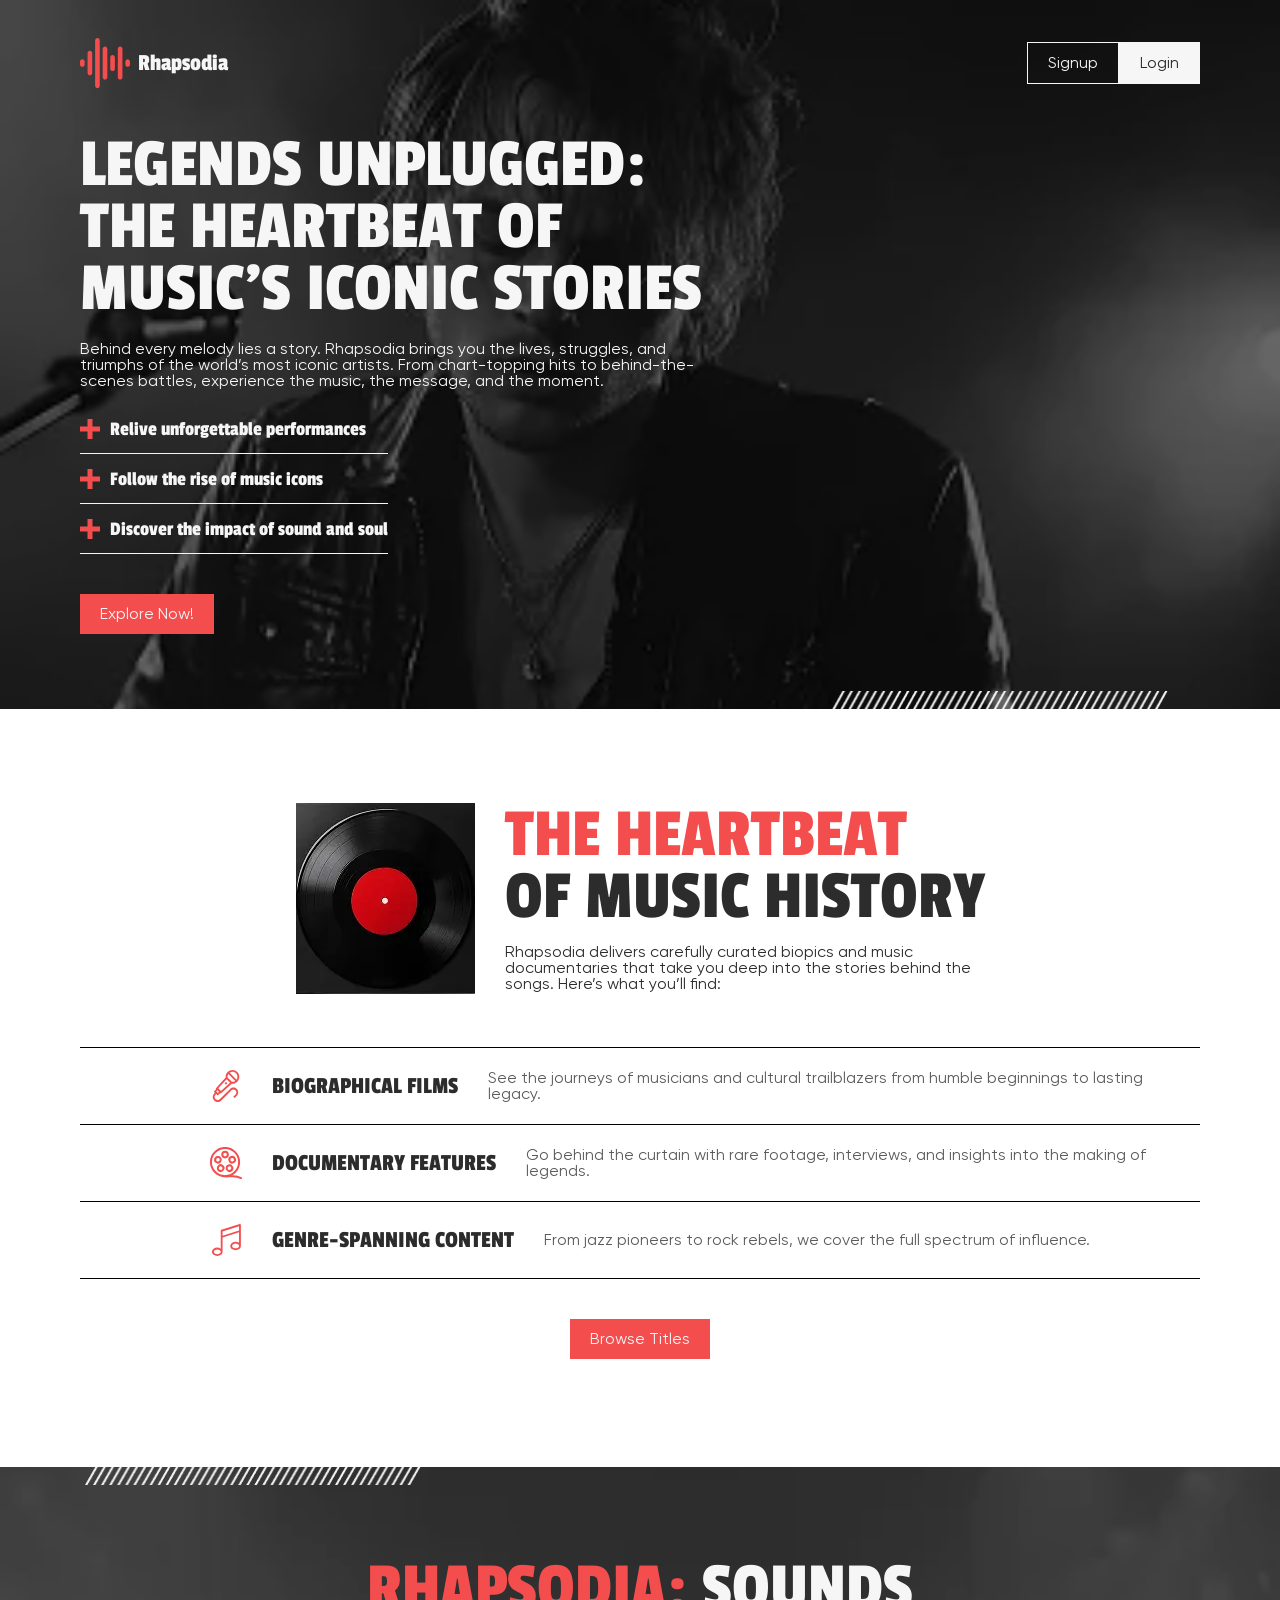
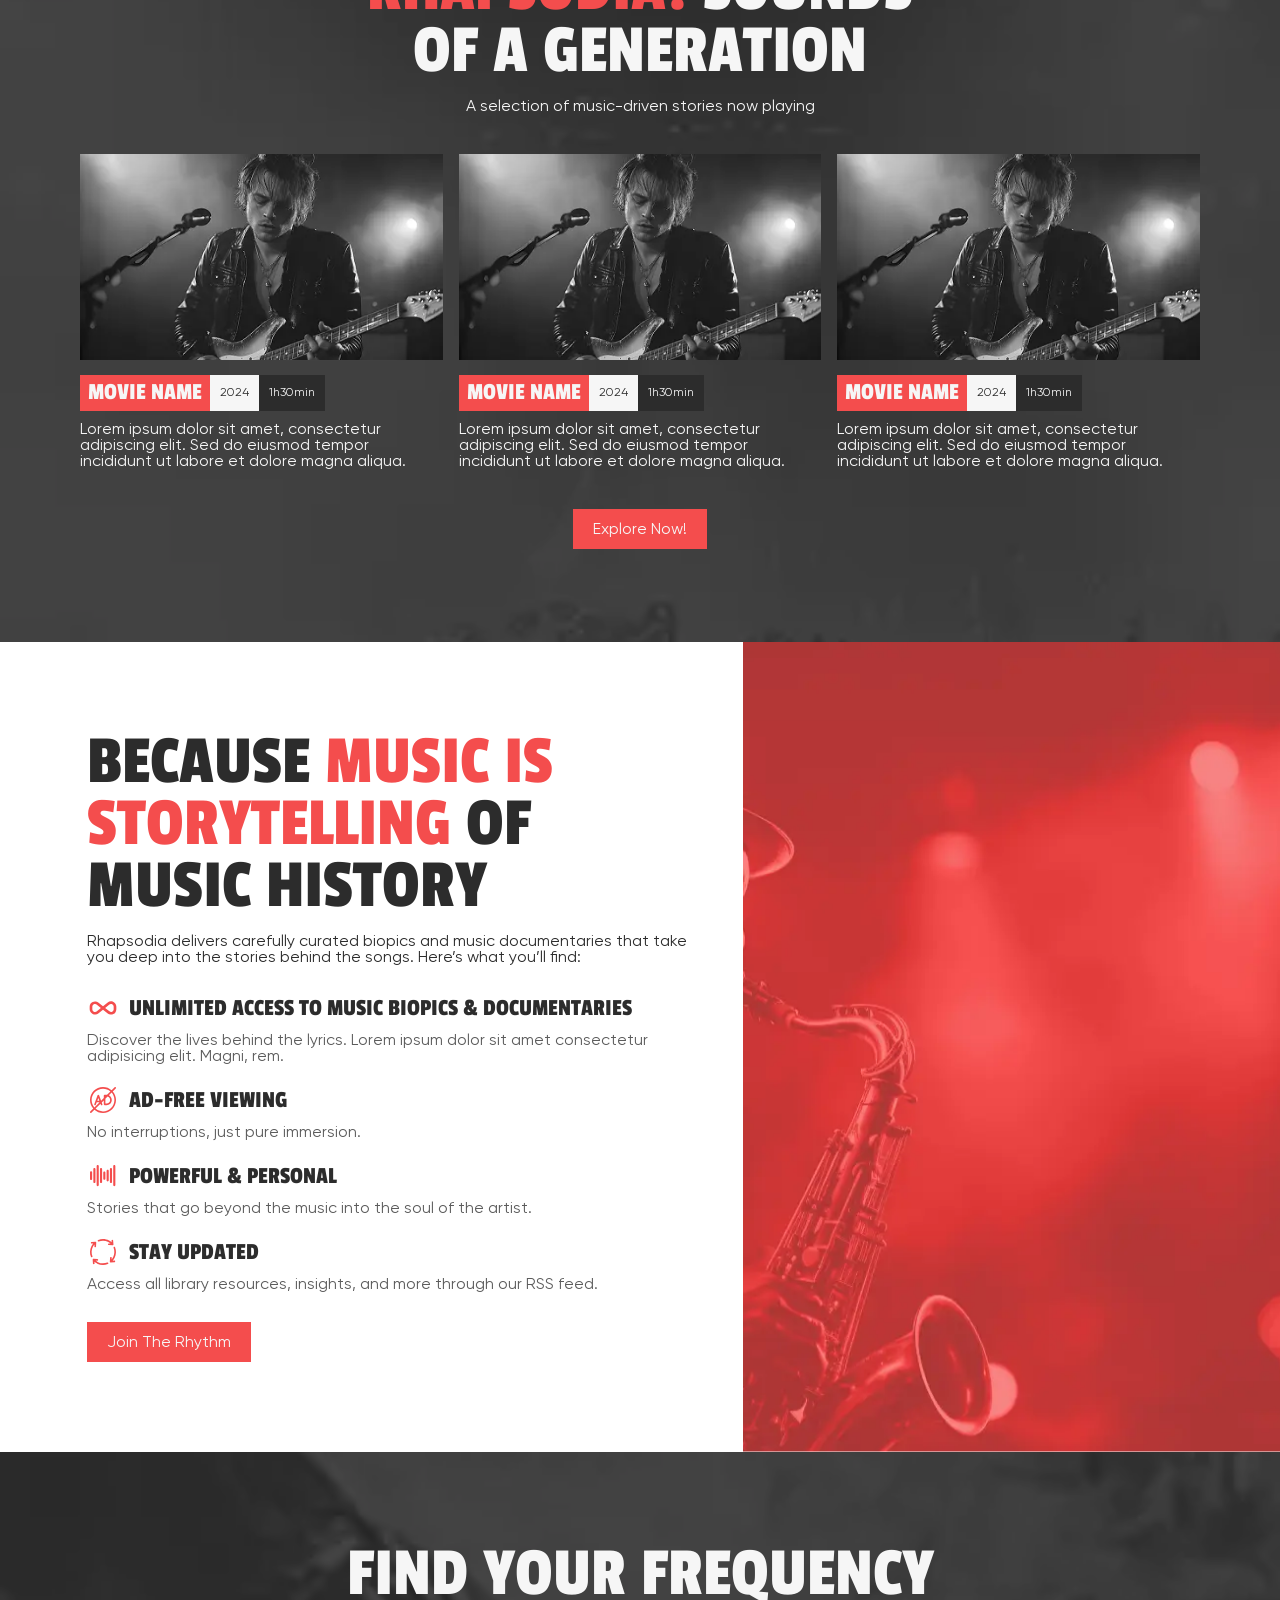
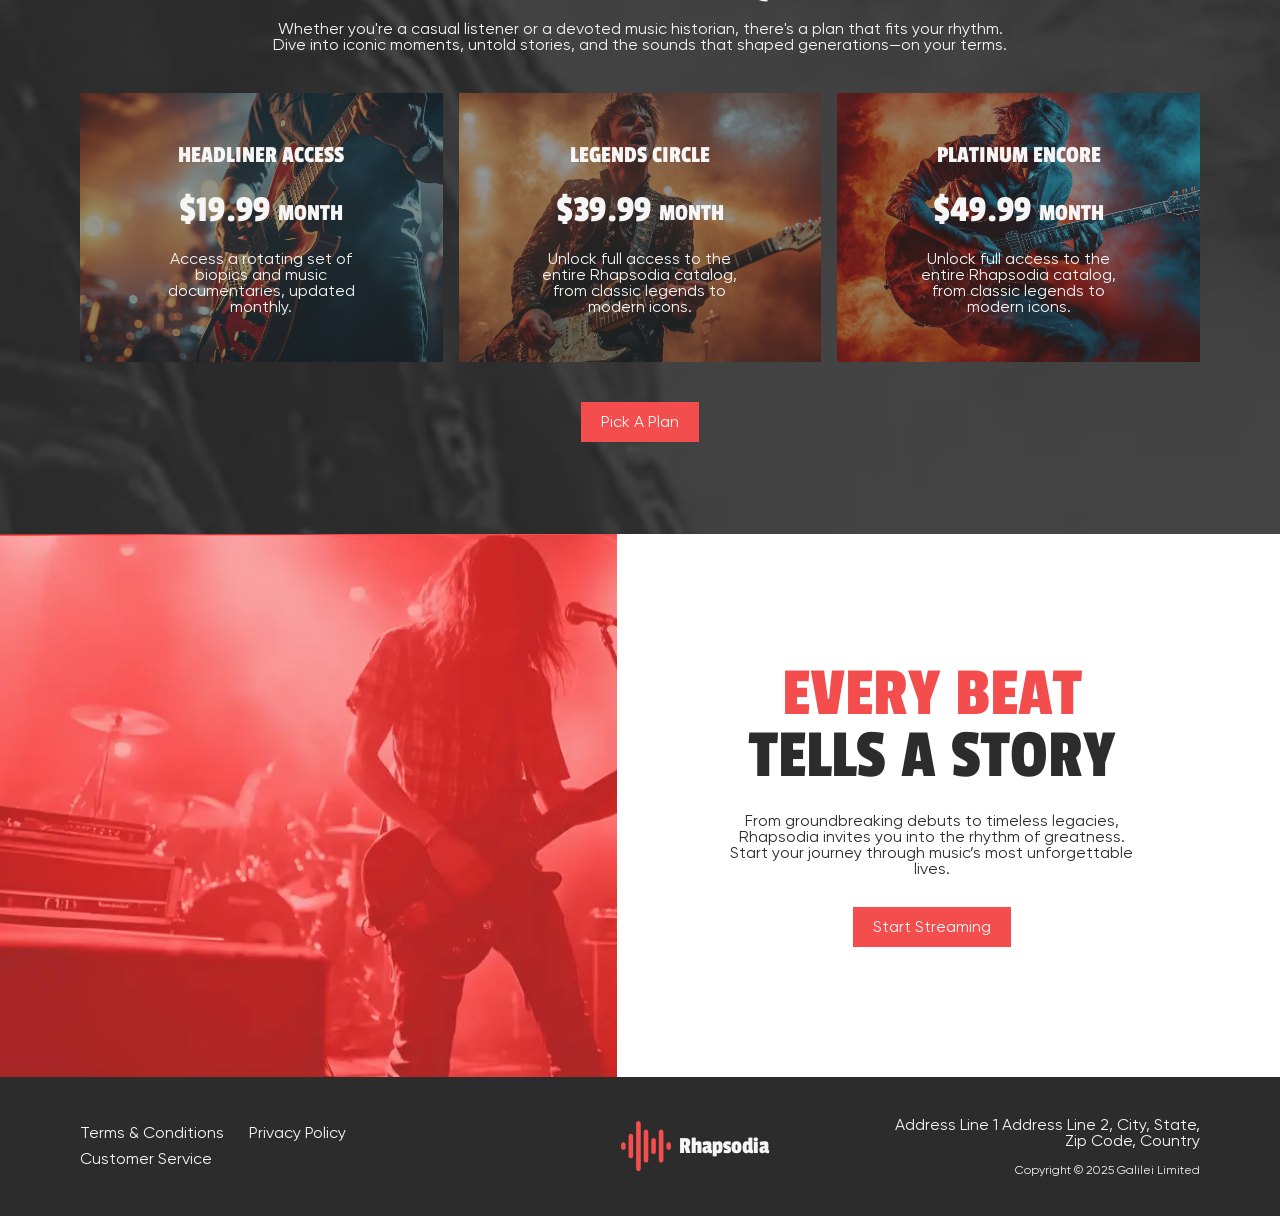
<file: index.html>
<!DOCTYPE html>
<html lang="en">

<head>
	<title>HomePage</title>
	<meta charset="UTF-8">
	<meta name="format-detection" content="telephone=no">
	<!-- <style>body{opacity: 0;}</style> -->
	<link rel="stylesheet" href="css/style.css?_v=20261007104834">
	<link rel="icon" type="image/png" href="/favicon/favicon-96x96.webp" sizes="96x96" />
	<link rel="icon" type="image/svg+xml" href="/favicon/favicon.svg" />
	<link rel="shortcut icon" href="/favicon/favicon.ico" />
	<link rel="apple-touch-icon" sizes="180x180" href="/favicon/apple-touch-icon.webp" />
	<link rel="manifest" href="/favicon/site.webmanifest" />
	<!-- <meta name="robots" content="noindex, nofollow"> -->
	<meta name="viewport" content="width=device-width, initial-scale=1.0">
</head>

<body>
	<div class="wrapper">
		<header class="header">
			<div class="header__rh-container">
				<a href="" class="header__logo logo"><img src="img/logo.svg" alt="logo image">
					Rhapsodia</a>
				<div class="header__auth">
					<a href="/" class="header__button button button--trnprnt">Signup</a>
					<a href="/" class="header__button button button--wht">Login</a>
				</div>
			</div>
		</header>
		<main class="page">

			<section class="page__legends legends">
				<div class="legends__rh-container">
					<div class="legends__content">
						<h1 class="legends__title title">Legends Unplugged: The Heartbeat of Music's Iconic Stories</h1>
						<div class="legends__text">
							<p>
								Behind every melody lies a story. Rhapsodia brings you the lives, struggles, and triumphs of the world’s most iconic artists. From chart-topping hits to behind-the-scenes battles, experience the music, the message, and the moment.
							</p>
						</div>
						<ul class="legends__list">
							<li class="legends__item item-legends">
								<span class="item-legends__icon">
									<svg xmlns="http://www.w3.org/2000/svg" width="20" height="20" viewBox="0 0 20 20" fill="none">
										<g clip-path="url(#clip0_1_218)">
											<path d="M19.9999 7.49868L12.4974 7.50225L12.501 -0.000243508L7.49875 -0.000244141L7.50054 7.50046L-0.00195312 7.50046L-0.000167414 12.5009H7.49875L7.49875 19.9999L12.4992 20.0016V12.4991L19.9999 12.5009V7.49868Z" fill="#F44D4D" />
										</g>
										<defs>
											<clipPath id="clip0_1_218">
												<rect width="20" height="20" fill="white" />
											</clipPath>
										</defs>
									</svg>
								</span>
								<div class="item-legends__text">Relive unforgettable performances</div>
							</li>
							<li class="legends__item item-legends">
								<span class="item-legends__icon">
									<svg xmlns="http://www.w3.org/2000/svg" width="20" height="20" viewBox="0 0 20 20" fill="none">
										<g clip-path="url(#clip0_1_218_01)">
											<path d="M19.9999 7.49868L12.4974 7.50225L12.501 -0.000243508L7.49875 -0.000244141L7.50054 7.50046L-0.00195312 7.50046L-0.000167414 12.5009H7.49875L7.49875 19.9999L12.4992 20.0016V12.4991L19.9999 12.5009V7.49868Z" fill="#F44D4D" />
										</g>
										<defs>
											<clipPath id="clip0_1_218-01">
												<rect width="20" height="20" fill="white" />
											</clipPath>
										</defs>
									</svg>
								</span>
								<div class="item-legends__text">Follow the rise of music icons</div>
							</li>
							<li class="legends__item item-legends">
								<span class="item-legends__icon">
									<svg xmlns="http://www.w3.org/2000/svg" width="20" height="20" viewBox="0 0 20 20" fill="none">
										<g clip-path="url(#clip0_1_218_02)">
											<path d="M19.9999 7.49868L12.4974 7.50225L12.501 -0.000243508L7.49875 -0.000244141L7.50054 7.50046L-0.00195312 7.50046L-0.000167414 12.5009H7.49875L7.49875 19.9999L12.4992 20.0016V12.4991L19.9999 12.5009V7.49868Z" fill="#F44D4D" />
										</g>
										<defs>
											<clipPath id="clip0_1_218_02">
												<rect width="20" height="20" fill="white" />
											</clipPath>
										</defs>
									</svg>
								</span>
								<div class="item-legends__text">Discover the impact of sound and soul</div>
							</li>
						</ul>
						<a href="/" class="legends__button button">Explore Now!</a>
					</div>
					<div class="legends__element">
						<img class="ibg" src="img/bg-decorate.webp" alt="bg-decorate">
					</div>
				</div>
				<div class="legends__bg">
					<picture>
						<source media="(max-width: 767.98px)" srcset="img/section-legends/image-bg-360px.webp">
						<img class="legends__image ibg" src="img/section-legends/image-bg-1x.webp" alt="BG">
					</picture>
				</div>

			</section>

			<section class="page__history history">
				<div class="history__rh-container">
					<div class="history__roof">
						<div class="history__picture">
							<img class="history__image ibg" src="img/section-history/image-record.webp" alt="Image vanilla record">
						</div>
						<div class="history__box">
							<h2 class="history__title title title--color">
								<span>The Heartbeat</span> <br>of Music History
							</h2>
							<p class="history__text">
								Rhapsodia delivers carefully curated biopics and music documentaries that take you deep into the stories behind the songs. Here’s what you’ll find:
							</p>
						</div>
					</div>
					<ul class="history__items">
						<li class="history__item item-history">
							<div class="item-history__body">
								<span class="item-history__icon">
									<svg xmlns="http://www.w3.org/2000/svg" width="32" height="32" viewBox="0 0 32 32" fill="none">
										<g clip-path="url(#clip0_1_259)">
											<path d="M26.7217 18.9264C24.9007 17.1054 21.9377 17.1053 20.1167 18.9264L9.73198 29.3111C9.20266 29.8404 8.49898 30.1319 7.75046 30.1319C7.00194 30.1319 6.29831 29.8404 5.76899 29.3111L5.37063 28.9128C4.84138 28.3834 4.54982 27.6798 4.54982 26.9312C4.54982 26.1827 4.84138 25.4791 5.37063 24.9498L6.21474 24.1057L7.6814 25.5723L10.4005 23.0818L10.8868 23.5681L21.7059 13.6583C21.9566 13.6859 22.2102 13.7002 22.4661 13.7002C24.2958 13.7002 26.016 12.9876 27.3098 11.6938C28.6035 10.4001 29.3161 8.67985 29.3161 6.85015C29.3161 5.02044 28.6036 3.30022 27.3098 2.0065C26.0159 0.712527 24.2957 0 22.4661 0C20.6365 0 18.9162 0.712527 17.6225 2.00637C16.0949 3.53393 15.4421 5.6093 15.662 7.60595L5.74813 18.4294L6.23448 18.9157L3.74394 21.6348L4.89375 22.7846L4.04958 23.6287C2.22859 25.4497 2.22859 28.4127 4.04958 30.2337L4.44794 30.632C5.33009 31.5142 6.50294 32 7.75039 32C8.99791 32 10.1708 31.5142 11.0529 30.632L21.4377 20.2473C22.5302 19.1548 24.3081 19.1547 25.4007 20.2473L25.5759 20.4225C26.1052 20.9518 26.3967 21.6555 26.3967 22.404C26.3967 23.1525 26.1052 23.8561 25.5759 24.3855L23.2399 26.7214L24.5609 28.0424L26.8969 25.7064C28.7179 23.8855 28.7179 20.9225 26.8969 19.1015L26.7217 18.9264ZM25.9888 3.32737C26.9297 4.26831 27.4479 5.51937 27.4479 6.85002C27.4479 7.8637 27.1464 8.83074 26.5872 9.65012L19.666 2.72892C20.4854 2.16971 21.4524 1.86819 22.4661 1.86819C23.7968 1.86819 25.0478 2.38636 25.9888 3.32737ZM18.3454 4.05042L25.2661 10.9711C24.4468 11.5303 23.4798 11.8319 22.4661 11.8319C22.2569 11.8319 22.0499 11.8176 21.8455 11.7923L17.5264 7.47319C17.3785 6.29336 17.6517 5.07082 18.3454 4.05042ZM16.6759 9.26478L20.0513 12.6402L10.9434 20.9827L8.33339 18.3726L16.6759 9.26478ZM9.07818 21.7594L7.738 22.9869L6.32914 21.5781L7.55666 20.2379L9.07818 21.7594Z" fill="#F44D4D" />
											<path d="M14.6755 13.3169L15.995 11.9974L17.3158 13.3182L15.9963 14.6377L14.6755 13.3169Z" fill="#F44D4D" />
										</g>
										<defs>
											<clipPath id="clip0_1_259">
												<rect width="32" height="32" fill="white" />
											</clipPath>
										</defs>
									</svg>
								</span>
								<h3 class="item-history__title lable">Biographical Films</h3>
								<div class="item-history__text">
									<p>See the journeys of musicians and cultural trailblazers from humble beginnings to lasting legacy.</p>
								</div>
							</div>
						</li>
						<li class="history__item item-history">
							<div class="item-history__body">
								<span class="item-history__icon">
									<svg xmlns="http://www.w3.org/2000/svg" width="32" height="32" viewBox="0 0 32 32" fill="none">
										<g clip-path="url(#clip0_1_247)">
											<path d="M29.1249 15.0624C29.1249 22.8289 22.8289 29.1874 15.0625 29.1874C7.29598 29.1874 0.9375 22.8289 0.9375 15.0624C0.9375 7.29594 7.29598 0.937462 15.0625 0.937462C22.8289 0.937462 29.1249 7.29594 29.1249 15.0624Z" stroke="#F44D4D" stroke-width="2" stroke-miterlimit="10" stroke-linecap="round" stroke-linejoin="round" />
											<path d="M8.79855 10.0699C10.2759 10.5499 11.0843 12.1366 10.6043 13.6138C10.1243 15.0911 8.53762 15.8996 7.06031 15.4196C5.58306 14.9396 4.77463 13.3529 5.25463 11.8756C5.73463 10.3983 7.32131 9.5899 8.79855 10.0699Z" stroke="#F44D4D" stroke-width="2" stroke-miterlimit="10" stroke-linecap="round" stroke-linejoin="round" />
											<path d="M8.37864 19.4769C9.29164 18.2203 11.0505 17.9417 12.3071 18.8547C13.5638 19.7677 13.8423 21.5265 12.9294 22.7832C12.0163 24.0399 10.2575 24.3184 9.00089 23.4054C7.74421 22.4924 7.46564 20.7335 8.37864 19.4769Z" stroke="#F44D4D" stroke-width="2" stroke-miterlimit="10" stroke-linecap="round" stroke-linejoin="round" />
											<path d="M17.1955 22.7832C16.2825 21.5266 16.5611 19.7677 17.8178 18.8547C19.0744 17.9417 20.8333 18.2203 21.7463 19.477C22.6593 20.7336 22.3806 22.4925 21.124 23.4055C19.8674 24.3184 18.1085 24.0398 17.1955 22.7832Z" stroke="#F44D4D" stroke-width="2" stroke-miterlimit="10" stroke-linecap="round" stroke-linejoin="round" />
											<path d="M23.0645 15.4196C21.5871 15.8996 20.0005 15.0911 19.5205 13.6138C19.0405 12.1366 19.849 10.5499 21.3262 10.0699C22.8035 9.5899 24.3901 10.3984 24.8702 11.8756C25.3502 13.3529 24.5417 14.9396 23.0645 15.4196Z" stroke="#F44D4D" stroke-width="2" stroke-miterlimit="10" stroke-linecap="round" stroke-linejoin="round" />
											<path d="M17.875 7.56251C17.875 9.11582 16.6158 10.375 15.0625 10.375C13.5092 10.375 12.25 9.11582 12.25 7.56251C12.25 6.0092 13.5092 4.75002 15.0625 4.75002C16.6158 4.75002 17.875 6.0092 17.875 7.56251Z" stroke="#F44D4D" stroke-width="2" stroke-miterlimit="10" stroke-linecap="round" stroke-linejoin="round" />
											<path d="M15.0625 14.9999C15.028 14.9999 15 15.0278 15 15.0624C15 15.0969 15.028 15.1249 15.0625 15.1249C15.097 15.1249 15.125 15.0969 15.125 15.0624C15.125 15.0278 15.097 14.9999 15.0625 14.9999Z" fill="#F44D4D" stroke="#F44D4D" stroke-width="2" />
											<path d="M15.0625 29.1874H23.0574C25.8145 29.1874 28.5963 29.8293 31.0625 31.0624" stroke="#F44D4D" stroke-width="2" stroke-miterlimit="10" stroke-linecap="round" stroke-linejoin="round" />
										</g>
										<defs>
											<clipPath id="clip0_1_247">
												<rect width="32" height="32" fill="white" />
											</clipPath>
										</defs>
									</svg>
								</span>
								<h3 class="item-history__title lable">Documentary Features</h3>
								<div class="item-history__text">
									<p>Go behind the curtain with rare footage, interviews, and insights into the making of legends.</p>
								</div>
							</div>
						</li>
						<li class="history__item item-history">
							<div class="item-history__body">
								<span class="item-history__icon">
									<svg xmlns="http://www.w3.org/2000/svg" width="32" height="32" viewBox="0 0 32 32" fill="none">
										<path d="M30.8674 7.04861V0.906323C30.8674 0.617984 30.7266 0.343056 30.4986 0.175417C30.2639 0.00777782 29.9622 -0.0458666 29.6873 0.0413056L11.3878 5.85503C11.0123 5.97573 10.7575 6.32441 10.7575 6.72004V24.6306C9.79856 23.9667 8.57145 23.6046 7.28398 23.6046C5.92275 23.6046 4.62858 24.0137 3.64286 24.7513C2.58338 25.5493 2 26.6288 2 27.8023C2 28.9758 2.58338 30.0554 3.64286 30.8533C4.62858 31.591 5.91605 32 7.28398 32C8.65191 32 9.93938 31.591 10.9251 30.8533C11.9846 30.0554 12.568 28.9758 12.568 27.8023V13.5329L29.0569 8.28914V18.7901C28.098 18.1262 26.8709 17.7641 25.5835 17.7641C24.2222 17.7641 22.928 18.1731 21.9423 18.9107C20.8829 19.7087 20.2995 20.7883 20.2995 21.9618C20.2995 23.1353 20.8829 24.2148 21.9423 25.0128C22.928 25.7504 24.2155 26.1595 25.5835 26.1595C26.9514 26.1595 28.2389 25.7504 29.2246 25.0128C30.284 24.2148 30.8674 23.1353 30.8674 21.9618V7.04861ZM7.28398 30.1895C5.39972 30.1895 3.8105 29.0965 3.8105 27.8023C3.8105 26.5081 5.39972 25.4151 7.28398 25.4151C9.16824 25.4151 10.7575 26.5081 10.7575 27.8023C10.7575 29.1032 9.16824 30.1895 7.28398 30.1895ZM12.568 11.6285V7.37719L29.0569 2.14015V6.39147L12.568 11.6285ZM25.5902 24.349C23.7059 24.349 22.1167 23.256 22.1167 21.9618C22.1167 20.6676 23.7059 19.5746 25.5902 19.5746C27.4744 19.5746 29.0636 20.6676 29.0636 21.9618C29.0569 23.256 27.4677 24.349 25.5902 24.349Z" fill="#F44D4D" />
									</svg>
								</span>
								<h3 class="item-history__title lable">Genre-Spanning Content</h3>
								<div class="item-history__text">
									<p>From jazz pioneers to rock rebels, we cover the full spectrum of influence.</p>
								</div>
							</div>
						</li>
					</ul>
					<a href="/" class="history__button button">Browse Titles</a>
				</div>
			</section>

			<section class="page__movie pg-movie">
				<div class="pg-movie__rh-container">
					<h2 class="pg-movie__title title title--color"><span>Rhapsodia:</span> Sounds of a Generation</h2>
					<div class="pg-movie__subtitle">A selection of music-driven stories now playing</div>
					<div class="pg-movie__items">
						<a href="/" class="pg-movie__item movie-card">
							<div class="movie-card__photo"> <img class="movie-card__image ibg" src="img/section-legends/image_01.webp" alt="Image man singer"></div>
							<div class="movie-card__navigation">
								<div class="movie-card__info info">MOVIE NAME</div>
								<time datetime="2024" class="movie-card__info info info--wht">2024</time>
								<time datetime="PT1H30M" class="movie-card__info info info--wht info--black">1h30min</time>
							</div>
							<div class="movie-card__description">
								<p>
									Lorem ipsum dolor sit amet, consectetur adipiscing elit. Sed do eiusmod tempor incididunt ut labore et dolore magna aliqua.
								</p>
							</div>
						</a>
						<a href="/" class="pg-movie__item movie-card">
							<div class="movie-card__photo"> <img class="movie-card__image ibg" src="img/section-legends/image_01.webp" alt="Image man singer"></div>
							<div class="movie-card__navigation">
								<div class="movie-card__info info">MOVIE NAME</div>
								<time datetime="2024" class="movie-card__info info info--wht">2024</time>
								<time datetime="PT1H30M" class="movie-card__info info info--wht info--black">1h30min</time>
							</div>
							<div class="movie-card__description">
								<p>
									Lorem ipsum dolor sit amet, consectetur adipiscing elit. Sed do eiusmod tempor incididunt ut labore et dolore magna aliqua.
								</p>
							</div>
						</a>
						<a href="/" class="pg-movie__item movie-card">
							<div class="movie-card__photo"> <img class="movie-card__image ibg" src="img/section-legends/image_01.webp" alt="Image man singer"></div>
							<div class="movie-card__navigation">
								<div class="movie-card__info info">MOVIE NAME</div>
								<time datetime="2024" class="movie-card__info info info--wht">2024</time>
								<time datetime="PT1H30M" class="movie-card__info info info--wht info--black">1h30min</time>
							</div>
							<div class="movie-card__description">
								<p>
									Lorem ipsum dolor sit amet, consectetur adipiscing elit. Sed do eiusmod tempor incididunt ut labore et dolore magna aliqua.
								</p>
							</div>
						</a>
					</div>
					<a href="/" class="pg-movie__button button">Explore Now!</a>
					<div class="pg-movie__element">
						<img class="ibg" src="img/bg-decorate.webp" alt="bg-decorate">
					</div>
				</div>
				<div class="pg-movie__picture">
					<picture>
						<source media="(max-width: 360px)" srcset="img/section-movie/image-bg-360.webp">
						<img class="pg-movie__image ibg" src="img/section-movie/image-bg.webp" alt="Image BG">
					</picture>
				</div>
			</section>

			<section class="page__music music">
				<div class="music__holder">
					<div class="music__content">
						<div class="music__inner">
							<h2 class="music__title title title--color">
								Because <span>Music Is Storytelling</span>
								of Music History
							</h2>
							<div class="music__subtitle">
								Rhapsodia delivers carefully curated biopics and music documentaries that take you deep into the stories behind the songs. Here’s what you’ll find:
							</div>
							<ul class="music__items">
								<li class="music__item item-music">
									<div class="item-music__roof">
										<span class="item-music__icon">
											<svg xmlns="http://www.w3.org/2000/svg" width="32" height="32" viewBox="0 0 32 32" fill="none">
												<path d="M24.0001 9.33325C22.8032 9.33944 21.6433 9.74801 20.7067 10.4933L16.0001 14.2933L11.2534 10.4933C10.4676 9.88826 9.5287 9.51434 8.54213 9.4135C7.55556 9.31266 6.56041 9.48889 5.66846 9.9224C4.77652 10.3559 4.02311 11.0295 3.49286 11.8676C2.96261 12.7056 2.67653 13.6749 2.66675 14.6666V17.3333C2.68625 18.3204 2.97938 19.2827 3.51348 20.1131C4.04759 20.9435 4.80172 21.6093 5.69187 22.0364C6.58202 22.4635 7.57326 22.6351 8.5552 22.5322C9.53713 22.4292 10.4712 22.0557 11.2534 21.4533L16.0001 17.7066L20.7467 21.5066C21.5325 22.1116 22.4715 22.4855 23.458 22.5863C24.4446 22.6872 25.4398 22.5109 26.3317 22.0774C27.2236 21.6439 27.9771 20.9703 28.5073 20.1323C29.0376 19.2942 29.3236 18.3249 29.3334 17.3333V14.6666C29.3334 13.2521 28.7715 11.8955 27.7713 10.8953C26.7711 9.89515 25.4146 9.33325 24.0001 9.33325ZM9.58675 19.4266C9.19326 19.718 8.72713 19.8955 8.23946 19.9395C7.75179 19.9836 7.2614 19.8925 6.82207 19.6763C6.38274 19.46 6.01143 19.127 5.74884 18.7137C5.48625 18.3004 5.34252 17.8228 5.33341 17.3333V14.6666C5.34252 14.177 5.48625 13.6994 5.74884 13.2861C6.01143 12.8728 6.38274 12.5398 6.82207 12.3236C7.2614 12.1074 7.75179 12.0163 8.23946 12.0603C8.72713 12.1044 9.19326 12.2818 9.58675 12.5733L13.8667 15.9999L9.58675 19.4266ZM26.6667 17.3333C26.6482 17.8183 26.4977 18.289 26.2313 18.6948C25.9649 19.1006 25.5929 19.4259 25.1552 19.6358C24.7176 19.8457 24.231 19.9322 23.7478 19.8859C23.2646 19.8397 22.8033 19.6624 22.4134 19.3733L18.1334 15.9999L22.4134 12.5733C22.8069 12.2818 23.273 12.1044 23.7607 12.0603C24.2484 12.0163 24.7388 12.1074 25.1781 12.3236C25.6174 12.5398 25.9887 12.8728 26.2513 13.2861C26.5139 13.6994 26.6576 14.177 26.6667 14.6666V17.3333Z" fill="#F44D4D" />
											</svg>
										</span>
										<h3 class="item-music__title lable">Unlimited Access to Music Biopics & Documentaries</h3>
									</div>
									<div class="item-music__text">
										<p>
											Discover the lives behind the lyrics. Lorem ipsum dolor sit amet consectetur adipisicing elit. Magni, rem.
										</p>
									</div>
								</li>
								<li class="music__item item-music">
									<div class="item-music__roof">
										<span class="item-music__icon">
											<svg xmlns="http://www.w3.org/2000/svg" width="32" height="32" viewBox="0 0 32 32" fill="none">
												<path d="M25.75 7.39437L28.7563 4.38341C29.0813 4.0579 29.0813 3.56964 28.7563 3.24413C28.4313 2.91862 27.9437 2.91862 27.6187 3.24413L24.5719 6.25509C22.2969 4.22066 19.2906 3 16 3C8.85 3 3 8.85915 3 16.0203C3 19.3161 4.21875 22.3271 6.25 24.6056L3.24375 27.6166C2.91875 27.9421 2.91875 28.4304 3.24375 28.7559C3.56875 29.0814 4.05625 29.0814 4.38125 28.7559L7.3875 25.7449C9.6625 27.7793 12.7094 29 16 29C23.15 29 29 23.1408 29 15.9797C29 12.7246 27.7812 9.71361 25.75 7.39437ZM4.625 16.0203C4.625 9.7543 9.74375 4.62754 16 4.62754C18.8438 4.62754 21.4438 5.68545 23.4344 7.39437L20.0219 10.8122C19.8594 10.8122 19.7375 10.7715 19.575 10.7715H17.5844C17.1375 10.7715 16.7719 11.1377 16.7719 11.5853V14.0673L14.1312 16.712L12.1 11.3005C11.9781 10.975 11.6938 10.7715 11.3281 10.7715C10.9625 10.7715 10.6781 10.975 10.5563 11.3005L7.26562 20.1299C7.10313 20.5368 7.30625 21.025 7.75312 21.1878C8.15937 21.3505 8.64687 21.1471 8.80938 20.6995L9.70312 18.2582H12.5875L7.3875 23.4664C5.68125 21.4726 4.625 18.8685 4.625 16.0203ZM18.3969 14.759L20.5906 12.5618C22.0531 13.0094 23.15 14.3521 23.15 15.9797C23.15 17.9327 21.5656 19.5602 19.575 19.5602H18.3969V14.759ZM18.3969 12.4804V12.4397H18.4375L18.3969 12.4804ZM12.3438 16.6714H10.3125L11.3281 13.9452L12.3438 16.6714ZM16 27.4131C13.1562 27.4131 10.5563 26.3552 8.56562 24.6056L13.4812 19.6823L13.8469 20.6995C13.9688 21.025 14.2937 21.2285 14.6188 21.2285C14.7 21.2285 14.8219 21.2285 14.9031 21.1878C15.3094 21.025 15.5531 20.5775 15.3906 20.1299L14.7406 18.421L16.7719 16.3865V20.374C16.7719 20.8216 17.1375 21.1878 17.5844 21.1878H19.575C22.4187 21.1878 24.775 18.8685 24.775 15.9797C24.775 13.9045 23.5562 12.1549 21.85 11.3005L24.6125 8.53365C26.3594 10.5274 27.4156 13.1315 27.4156 15.9797C27.375 22.2864 22.2563 27.4131 16 27.4131Z" fill="#F44D4D" />
											</svg>
										</span>
										<h3 class="item-music__title lable">Ad-Free Viewing</h3>
									</div>
									<div class="item-music__text">
										<p>
											No interruptions, just pure immersion.
										</p>
									</div>
								</li>
								<li class="music__item item-music">
									<div class="item-music__roof">
										<span class="item-music__icon">
											<svg xmlns="http://www.w3.org/2000/svg" width="32" height="32" viewBox="0 0 32 32" fill="none">
												<path d="M17.3326 11.3861C16.7448 11.3861 16.2683 11.8625 16.2683 12.4504V18.6942C16.2683 19.2821 16.7448 19.7586 17.3326 19.7586C17.9205 19.7586 18.3969 19.2821 18.3969 18.6942V12.4504C18.3969 11.8625 17.9204 11.3861 17.3326 11.3861ZM14.0332 8.08674C13.4454 8.08674 12.9689 8.56318 12.9689 9.15106V21.994C12.9689 22.5819 13.4454 23.0583 14.0332 23.0583C14.6211 23.0583 15.0976 22.5819 15.0976 21.9937V9.15099C15.0976 8.56318 14.6211 8.08674 14.0332 8.08674ZM10.6984 5.00024C10.1106 5.00024 9.63413 5.47668 9.63413 6.06456V25.0801C9.63413 25.6679 10.1106 26.1444 10.6984 26.1444C11.2863 26.1444 11.7627 25.6679 11.7627 25.0801V6.06456C11.7627 5.47668 11.2863 5.00024 10.6984 5.00024ZM7.39913 8.08674C6.81125 8.08674 6.33481 8.56318 6.33481 9.15106V21.994C6.33481 22.5819 6.81125 23.0583 7.39913 23.0583C7.987 23.0583 8.46344 22.5819 8.46344 21.9937V9.15099C8.46344 8.56318 7.98694 8.08674 7.39913 8.08674ZM4.06431 11.1732C3.47644 11.1732 3 11.6496 3 12.2375V18.9071C3 19.495 3.47644 19.9714 4.06431 19.9714C4.65219 19.9714 5.12862 19.4953 5.12862 18.9071V12.2375C5.12862 11.6496 4.65212 11.1732 4.06431 11.1732ZM27.3016 5.00024C26.7137 5.00024 26.2372 5.47668 26.2372 6.06456V25.0801C26.2372 25.6679 26.7137 26.1444 27.3016 26.1444C27.8894 26.1444 28.3659 25.6679 28.3659 25.0801V6.06456C28.3659 5.47668 27.8894 5.00024 27.3016 5.00024ZM23.9667 8.08674C23.3789 8.08674 22.9024 8.56318 22.9024 9.15106V21.994C22.9024 22.5819 23.3789 23.0583 23.9667 23.0583C24.5546 23.0583 25.0311 22.5819 25.0311 21.9937V9.15099C25.0311 8.56318 24.5546 8.08674 23.9667 8.08674ZM20.6674 9.75412C20.0796 9.75412 19.6031 10.2306 19.6031 10.8184V20.3262C19.6031 20.9141 20.0796 21.3905 20.6674 21.3905C21.2553 21.3905 21.7318 20.9144 21.7318 20.3262V10.8184C21.7317 10.2306 21.2552 9.75412 20.6674 9.75412Z" fill="#F44D4D" />
											</svg>
										</span>
										<h3 class="item-music__title lable">Powerful & Personal</h3>
									</div>
									<div class="item-music__text">
										<p>
											Stories that go beyond the music into the soul of the artist.
										</p>
									</div>
								</li>
								<li class="music__item item-music">
									<div class="item-music__roof">
										<span class="item-music__icon">
											<svg xmlns="http://www.w3.org/2000/svg" width="32" height="32" viewBox="0 0 32 32" fill="none">
												<path d="M20.2227 26.5581C17.2246 27.7567 13.8498 27.624 10.9591 26.1942C10.9511 26.1899 10.9431 26.1858 10.935 26.1816C10.0789 25.7545 9.28014 25.2209 8.55781 24.5934L10.2992 24.7156C10.7495 24.7491 11.1357 24.4092 11.1671 23.9614C11.1745 23.8549 11.161 23.7479 11.1271 23.6467C11.0932 23.5454 11.0398 23.4518 10.9697 23.3712C10.8997 23.2906 10.8145 23.2246 10.7189 23.177C10.6234 23.1293 10.5194 23.101 10.4129 23.0935L6.53396 22.8216C6.41768 22.8131 6.30093 22.8298 6.19174 22.8707C6.08255 22.9116 5.9835 22.9756 5.90141 23.0584C5.81912 23.1409 5.75553 23.2401 5.71493 23.3493C5.67434 23.4585 5.65769 23.5752 5.66611 23.6914L5.93783 27.4446C5.94555 27.5511 5.97417 27.6551 6.02205 27.7505C6.06994 27.8459 6.13615 27.931 6.21691 28.0008C6.29768 28.0707 6.3914 28.1239 6.49274 28.1576C6.59409 28.1912 6.70106 28.2045 6.80755 28.1968C6.91405 28.1891 7.01798 28.1605 7.11341 28.1126C7.20884 28.0647 7.29391 27.9985 7.36375 27.9177C7.4336 27.837 7.48685 27.7432 7.52047 27.6419C7.55409 27.5405 7.56743 27.4336 7.55971 27.3271L7.44783 25.7823C8.27809 26.5105 9.19794 27.1296 10.1851 27.6248C10.1938 27.6295 10.2025 27.6342 10.2114 27.6386C12.0094 28.5325 13.9902 28.9974 15.9982 28.9968C17.6519 28.997 19.2905 28.6819 20.8261 28.0681C21.0264 27.9881 21.1866 27.8318 21.2716 27.6336C21.3566 27.4354 21.3594 27.2116 21.2794 27.0114C21.1994 26.8111 21.0431 26.6509 20.8449 26.5659C20.6467 26.4809 20.4229 26.4781 20.2227 26.5581ZM5.93523 10.7021C5.94027 10.6933 5.94515 10.6847 5.94986 10.6758C6.37759 9.87034 6.90115 9.11959 7.50913 8.43987L7.40441 10.2967C7.39368 10.5112 7.46825 10.7212 7.61183 10.8809C7.75541 11.0406 7.95634 11.137 8.17076 11.1491C8.38517 11.1612 8.59565 11.0879 8.75625 10.9454C8.91684 10.8028 9.01451 10.6024 9.02792 10.3881L9.24679 6.50595C9.25335 6.38962 9.23483 6.27325 9.19249 6.1647C9.15015 6.05616 9.08497 5.95799 9.00138 5.87683C8.91778 5.79567 8.81772 5.73343 8.70798 5.69432C8.59823 5.6552 8.48136 5.64013 8.36528 5.65013L4.61597 5.97307C4.40113 5.99156 4.20244 6.09462 4.0636 6.2596C3.92475 6.42458 3.85713 6.63796 3.8756 6.85279C3.88469 6.95919 3.91467 7.06276 3.96381 7.15756C4.01295 7.25237 4.0803 7.33656 4.162 7.40532C4.24371 7.47408 4.33816 7.52606 4.43997 7.55829C4.54178 7.59053 4.64894 7.60237 4.75533 7.59316L6.19557 7.46909C5.54918 8.20943 4.98922 9.02099 4.52653 9.88808C4.52117 9.89735 4.51613 9.90662 4.51092 9.91605C2.72318 13.2931 2.51065 17.2665 3.9278 20.8175C3.96738 20.9166 4.02611 21.007 4.10063 21.0835C4.17514 21.16 4.26399 21.221 4.3621 21.2632C4.46022 21.3053 4.56567 21.3277 4.67243 21.3291C4.7792 21.3305 4.88519 21.3108 4.98436 21.2712C5.08353 21.2316 5.17394 21.1729 5.25041 21.0984C5.32688 21.0239 5.38793 20.935 5.43007 20.8369C5.4722 20.7388 5.4946 20.6334 5.49598 20.5266C5.49737 20.4198 5.47771 20.3138 5.43813 20.2147C4.20148 17.1164 4.38311 13.651 5.93523 10.7021ZM27.3271 24.5482L25.6817 24.6674C26.4682 23.7905 27.1294 22.8198 27.6478 21.7715C29.2773 18.4825 29.437 14.6366 28.0859 11.2199C28.0052 11.0212 27.8494 10.8625 27.6524 10.7782C27.4553 10.6939 27.2329 10.6908 27.0336 10.7696C26.8342 10.8484 26.6741 11.0028 26.588 11.1991C26.5019 11.3954 26.4967 11.6177 26.5737 11.8178C27.7559 14.8072 27.6161 18.1721 26.1903 21.0498C25.7645 21.9092 25.2306 22.7106 24.6016 23.4347L24.7156 21.8087C24.7231 21.7022 24.7095 21.5953 24.6756 21.494C24.6418 21.3928 24.5883 21.2992 24.5183 21.2186C24.4482 21.138 24.363 21.072 24.2675 21.0243C24.1719 20.9767 24.0679 20.9483 23.9614 20.9409C23.8549 20.9332 23.7478 20.9466 23.6465 20.9803C23.5451 21.0141 23.4514 21.0676 23.3708 21.1376C23.2901 21.2077 23.2241 21.293 23.1765 21.3887C23.129 21.4844 23.1008 21.5885 23.0936 21.6951L22.8217 25.574C22.8136 25.6902 22.8305 25.8068 22.8714 25.9159C22.9123 26.0249 22.9761 26.124 23.0585 26.2063C23.141 26.2886 23.2402 26.3522 23.3493 26.3928C23.4585 26.4334 23.5751 26.4502 23.6913 26.4418L27.4445 26.1701C27.6596 26.1545 27.8597 26.0541 28.0008 25.891C28.1418 25.7279 28.2123 25.5154 28.1968 25.3003C28.1891 25.1938 28.1605 25.0898 28.1127 24.9944C28.0648 24.8989 27.9986 24.8139 27.9178 24.744C27.837 24.6742 27.7433 24.6209 27.642 24.5873C27.5406 24.5537 27.4336 24.5404 27.3271 24.5482ZM25.6478 9.24788C25.7605 9.24789 25.8719 9.22449 25.9751 9.17916C26.0782 9.13383 26.1708 9.06756 26.247 8.98456C26.3231 8.90155 26.3812 8.80362 26.4175 8.69698C26.4539 8.59034 26.4676 8.47731 26.458 8.36507L26.1352 4.61592C26.1167 4.40109 26.0136 4.20239 25.8487 4.06355C25.6837 3.9247 25.4703 3.85708 25.2555 3.87556C25.0406 3.89404 24.8419 3.99711 24.7031 4.16209C24.5642 4.32707 24.4966 4.54044 24.5151 4.75528L24.6483 6.30203C23.8646 5.60016 22.9984 4.99623 22.0688 4.50356C18.714 2.7329 14.7629 2.51549 11.228 3.90792C11.0275 3.98704 10.8665 4.14256 10.7806 4.3403C10.6946 4.53804 10.6907 4.76181 10.7696 4.96245C10.8488 5.16296 11.0044 5.32386 11.2021 5.40981C11.3998 5.49575 11.6235 5.49972 11.8242 5.42085C14.9167 4.20224 18.3741 4.39217 21.3091 5.94152C22.1167 6.36958 22.8696 6.89368 23.5515 7.50242L21.8114 7.40437C21.3668 7.38225 20.9791 7.72195 20.9539 8.17043C20.9418 8.38572 21.0157 8.597 21.1594 8.7578C21.303 8.9186 21.5047 9.01575 21.72 9.02787L25.6021 9.24675C25.6174 9.24756 25.6326 9.24788 25.6478 9.24788Z" fill="#F44D4D" />
											</svg>
										</span>
										<h3 class="item-music__title lable">Stay Updated</h3>
									</div>
									<div class="item-music__text">
										<p>
											Access all library resources, insights, and more through our RSS feed.
										</p>
									</div>
								</li>
							</ul>
							<a href="/" class="music__button button">Join the Rhythm</a>
						</div>
					</div>
					<div class="music__photo">
						<img class="music__image ibg" src="img/section-music/image-main-color.webp" alt="Image of a saxophonist">
					</div>
				</div>
			</section>

			<section class="page__tariff pg-movie">
				<div class="pg-movie__rh-container">
					<h2 class="pg-movie__title pg-movie__title--trf title">Find Your Frequency</h2>
					<div class="pg-movie__subtitle pg-movie__subtitle--trf">Whether you're a casual listener or a devoted music historian, there's a plan that fits your rhythm. Dive into iconic moments, untold stories, and the sounds that shaped generations—on your terms.</div>
					<div class="pg-movie__items">
						<a href="/" class="pg-movie__item tariff-card">
							<div class="tariff-card__wrap">
								<h3 class="tariff-card__lable">Headliner Access</h3>
								<div class="tariff-card__price">
									<p class="tariff-card__amount">$19.99</p>
									<p class="tariff-card__period">month</p>
								</div>
								<div class="tariff-card__text">
									<p>
										Access a rotating set of biopics and music documentaries, updated monthly.
									</p>
								</div>
							</div>
						</a>
						<a href="/" class="pg-movie__item tariff-card">
							<div class="tariff-card__wrap">
								<h3 class="tariff-card__lable">Legends Circle</h3>
								<div class="tariff-card__price">
									<p class="tariff-card__amount">$39.99</p>
									<p class="tariff-card__period">month</p>
								</div>
								<div class="tariff-card__text">
									<p>
										Unlock full access to the entire Rhapsodia catalog, from classic legends to modern icons.
									</p>
								</div>
							</div>
						</a>
						<a href="/" class="pg-movie__item tariff-card">
							<div class="tariff-card__wrap">
								<h3 class="tariff-card__lable">Platinum Encore</h3>
								<div class="tariff-card__price">
									<p class="tariff-card__amount">$49.99</p>
									<p class="tariff-card__period">month</p>
								</div>
								<div class="tariff-card__text">
									<p>
										Unlock full access to the entire Rhapsodia catalog, from classic legends to modern icons.
									</p>
								</div>
							</div>
						</a>
					</div>
					<a href="/" class="pg-movie__button button">Pick a Plan</a>
				</div>
				<div class="pg-movie__picture">
					<picture>
						<source media="(max-width: 360px)" srcset="img/section-tarrif/bg-section-360px.webp">
						<img class="pg-movie__image ibg" src="img/section-tarrif/bg-section.webp" alt="Image BG">
					</picture>
				</div>
			</section>

			<section class="page__story story">
				<div class="story__holder">
					<div class="story__photo">
						<img class="story__image ibg" src="img/section-story/image-main.webp" alt="Image of a guitarist">
					</div>
					<div class="story__content">
						<div class="story__inner">
							<h2 class="story__title title title--color">
								<span>Every Beat</span> Tells a Story
							</h2>
							<div class="story__subtitle">
								From groundbreaking debuts to timeless legacies, Rhapsodia invites you into the rhythm of greatness. Start your journey through music’s most unforgettable lives.
							</div>
							<a href="/" class="story__button button">Start Streaming</a>
						</div>
					</div>
				</div>
			</section>

		</main>
		<footer class="footer">
			<div class="footer__rh-container">
				<div class="footer__menu menu-footer">
					<nav class="menu-footer">
						<ul class="menu-footer__list">
							<li class="menu-footer__item"><a href="/" class="menu-footer__link">Terms & Conditions</a></li>
							<li class="menu-footer__item"><a href="/" class="menu-footer__link">Privacy Policy</a></li>
							<li class="menu-footer__item"><a href="/" class="menu-footer__link">Customer Service</a></li>
						</ul>
					</nav>
				</div>
				<a href="" class="footer__logo logo"><img src="img/logo.svg" alt="logo image">
					Rhapsodia</a>
				<div class="footer__column column-footer">
					<a href="/" class="column-footer__address">
						Address Line 1 Address Line 2, City, State, Zip Code, Country
					</a>
					<div class="column-footer__copyright">
						<p>
							Copyright © 2025 Galilei Limited
						</p>
					</div>
				</div>
			</div>
		</footer>
	</div>
	<!-- <script src="js/app.js?_v=20261007104834"></script> -->
</body>

</html>
</file>
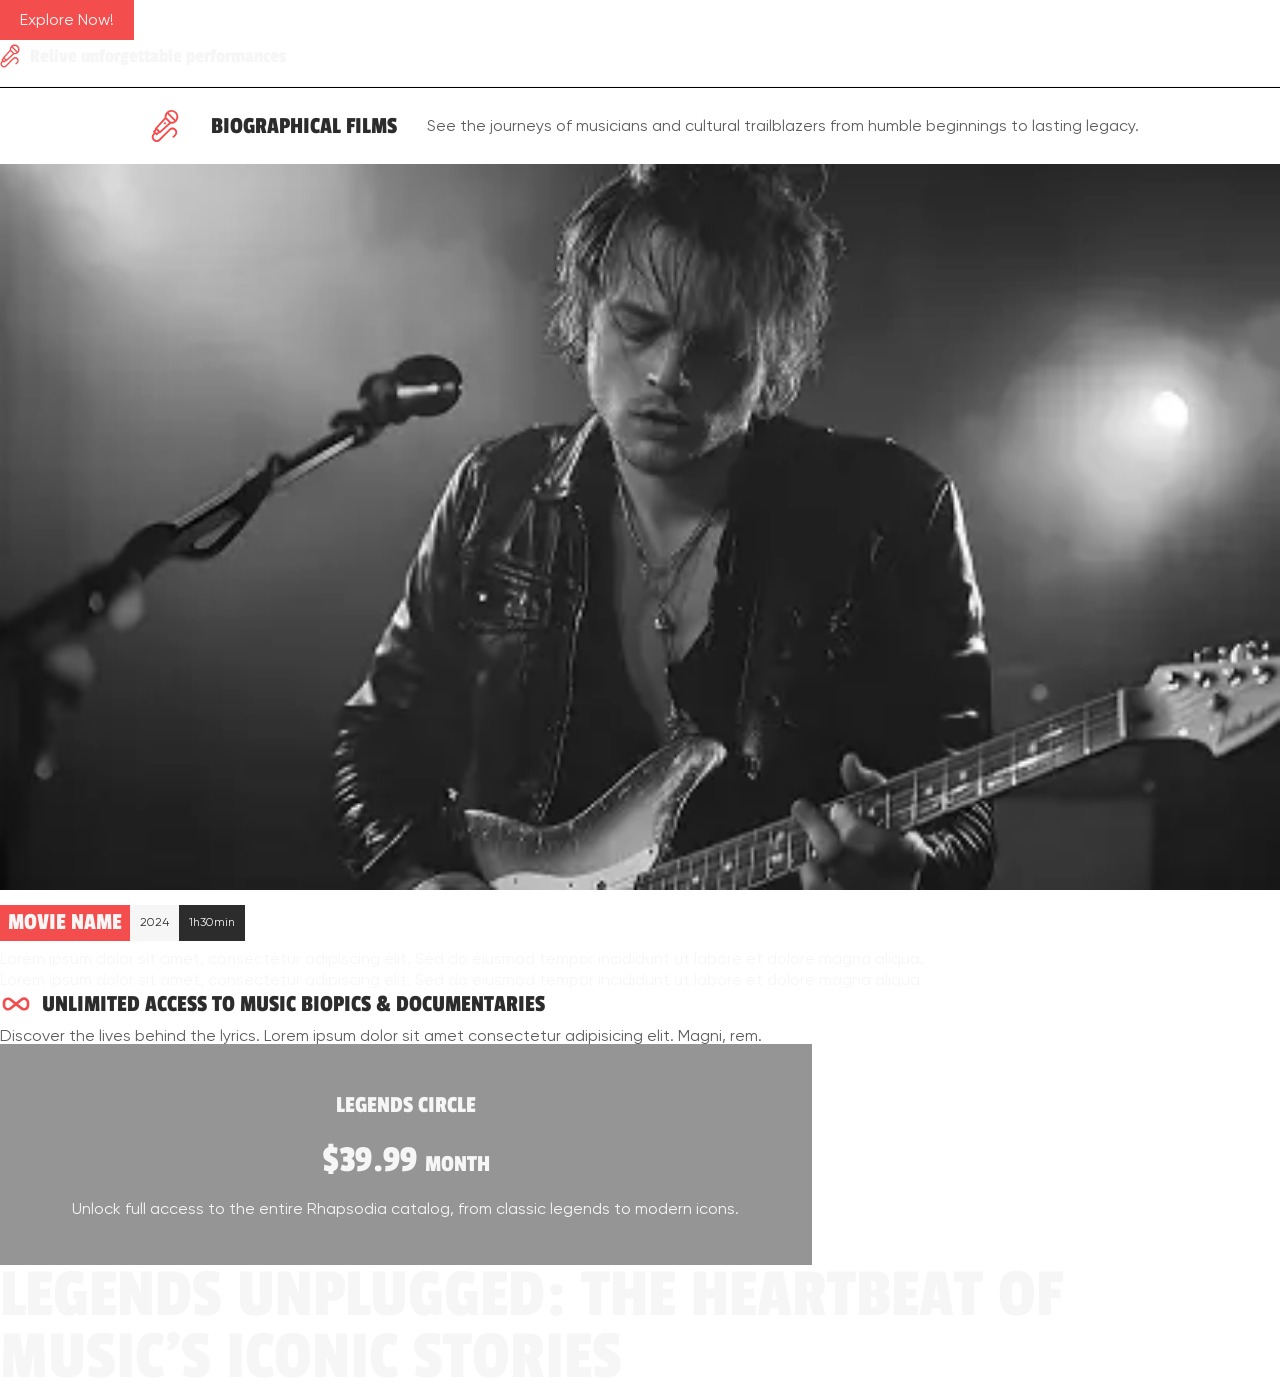
<file: common.html>
<!DOCTYPE html>
<html lang="en">

<head>
	<title>CommonPage</title>
	<meta charset="UTF-8">
	<meta name="format-detection" content="telephone=no">
	<!-- <style>body{opacity: 0;}</style> -->
	<link rel="stylesheet" href="css/style.css?_v=20261007104834">
	<link rel="icon" type="image/png" href="/favicon/favicon-96x96.webp" sizes="96x96" />
	<link rel="icon" type="image/svg+xml" href="/favicon/favicon.svg" />
	<link rel="shortcut icon" href="/favicon/favicon.ico" />
	<link rel="apple-touch-icon" sizes="180x180" href="/favicon/apple-touch-icon.webp" />
	<link rel="manifest" href="/favicon/site.webmanifest" />
	<!-- <meta name="robots" content="noindex, nofollow"> -->
	<meta name="viewport" content="width=device-width, initial-scale=1.0">
</head>

<body>
	<div class="wrapper">
		<main class="page">

			<a href="/" class="button">Explore Now!</a>

			<div class="item-legends">
				<span class="item-legends__icon">
					<svg xmlns="http://www.w3.org/2000/svg" width="28" height="32" viewBox="0 0 28 32" fill="none">
						<path d="M24.7217 18.9264C22.9007 17.1054 19.9377 17.1053 18.1167 18.9264L7.73198 29.3111C7.20266 29.8404 6.49898 30.1319 5.75046 30.1319C5.00194 30.1319 4.29831 29.8404 3.76899 29.3111L3.37063 28.9128C2.84138 28.3834 2.54982 27.6798 2.54982 26.9312C2.54982 26.1827 2.84138 25.4791 3.37063 24.9498L4.21474 24.1057L5.6814 25.5723L8.40048 23.0818L8.88683 23.5681L19.7059 13.6583C19.9566 13.6859 20.2102 13.7002 20.4661 13.7002C22.2958 13.7002 24.016 12.9876 25.3098 11.6938C26.6035 10.4001 27.3161 8.67985 27.3161 6.85015C27.3161 5.02044 26.6036 3.30022 25.3098 2.0065C24.0159 0.712527 22.2957 0 20.4661 0C18.6365 0 16.9162 0.712527 15.6225 2.00637C14.0949 3.53393 13.4421 5.6093 13.662 7.60595L3.74813 18.4294L4.23448 18.9157L1.74394 21.6348L2.89375 22.7846L2.04958 23.6287C0.228592 25.4497 0.228592 28.4127 2.04958 30.2337L2.44794 30.632C3.33009 31.5142 4.50294 32 5.75039 32C6.99791 32 8.17076 31.5142 9.05291 30.632L19.4377 20.2473C20.5302 19.1548 22.3081 19.1547 23.4007 20.2473L23.5759 20.4225C24.1052 20.9518 24.3967 21.6555 24.3967 22.404C24.3967 23.1525 24.1052 23.8561 23.5759 24.3855L21.2399 26.7214L22.5609 28.0424L24.8969 25.7064C26.7179 23.8855 26.7179 20.9225 24.8969 19.1015L24.7217 18.9264ZM23.9888 3.32737C24.9297 4.26831 25.4479 5.51937 25.4479 6.85002C25.4479 7.8637 25.1464 8.83074 24.5872 9.65012L17.666 2.72892C18.4854 2.16971 19.4524 1.86819 20.4661 1.86819C21.7968 1.86819 23.0478 2.38636 23.9888 3.32737ZM16.3454 4.05042L23.2661 10.9711C22.4468 11.5303 21.4798 11.8319 20.4661 11.8319C20.2569 11.8319 20.0499 11.8176 19.8455 11.7923L15.5264 7.47319C15.3785 6.29336 15.6517 5.07082 16.3454 4.05042ZM14.6759 9.26478L18.0513 12.6402L8.94344 20.9827L6.33339 18.3726L14.6759 9.26478ZM7.07818 21.7594L5.738 22.9869L4.32914 21.5781L5.55666 20.2379L7.07818 21.7594Z" fill="#F44D4D" />
					</svg>
				</span>
				<div class="item-legends__text">Relive unforgettable performances</div>
			</div>

			<div class="item-history">
				<div class="item-history__body">
					<span class="item-history__icon">
						<svg xmlns="http://www.w3.org/2000/svg" width="32" height="32" viewBox="0 0 32 32" fill="none">
							<g clip-path="url(#clip0_1_259)">
								<path d="M26.7217 18.9264C24.9007 17.1054 21.9377 17.1053 20.1167 18.9264L9.73198 29.3111C9.20266 29.8404 8.49898 30.1319 7.75046 30.1319C7.00194 30.1319 6.29831 29.8404 5.76899 29.3111L5.37063 28.9128C4.84138 28.3834 4.54982 27.6798 4.54982 26.9312C4.54982 26.1827 4.84138 25.4791 5.37063 24.9498L6.21474 24.1057L7.6814 25.5723L10.4005 23.0818L10.8868 23.5681L21.7059 13.6583C21.9566 13.6859 22.2102 13.7002 22.4661 13.7002C24.2958 13.7002 26.016 12.9876 27.3098 11.6938C28.6035 10.4001 29.3161 8.67985 29.3161 6.85015C29.3161 5.02044 28.6036 3.30022 27.3098 2.0065C26.0159 0.712527 24.2957 0 22.4661 0C20.6365 0 18.9162 0.712527 17.6225 2.00637C16.0949 3.53393 15.4421 5.6093 15.662 7.60595L5.74813 18.4294L6.23448 18.9157L3.74394 21.6348L4.89375 22.7846L4.04958 23.6287C2.22859 25.4497 2.22859 28.4127 4.04958 30.2337L4.44794 30.632C5.33009 31.5142 6.50294 32 7.75039 32C8.99791 32 10.1708 31.5142 11.0529 30.632L21.4377 20.2473C22.5302 19.1548 24.3081 19.1547 25.4007 20.2473L25.5759 20.4225C26.1052 20.9518 26.3967 21.6555 26.3967 22.404C26.3967 23.1525 26.1052 23.8561 25.5759 24.3855L23.2399 26.7214L24.5609 28.0424L26.8969 25.7064C28.7179 23.8855 28.7179 20.9225 26.8969 19.1015L26.7217 18.9264ZM25.9888 3.32737C26.9297 4.26831 27.4479 5.51937 27.4479 6.85002C27.4479 7.8637 27.1464 8.83074 26.5872 9.65012L19.666 2.72892C20.4854 2.16971 21.4524 1.86819 22.4661 1.86819C23.7968 1.86819 25.0478 2.38636 25.9888 3.32737ZM18.3454 4.05042L25.2661 10.9711C24.4468 11.5303 23.4798 11.8319 22.4661 11.8319C22.2569 11.8319 22.0499 11.8176 21.8455 11.7923L17.5264 7.47319C17.3785 6.29336 17.6517 5.07082 18.3454 4.05042ZM16.6759 9.26478L20.0513 12.6402L10.9434 20.9827L8.33339 18.3726L16.6759 9.26478ZM9.07818 21.7594L7.738 22.9869L6.32914 21.5781L7.55666 20.2379L9.07818 21.7594Z" fill="#F44D4D" />
								<path d="M14.6755 13.3169L15.995 11.9974L17.3158 13.3182L15.9963 14.6377L14.6755 13.3169Z" fill="#F44D4D" />
							</g>
							<defs>
								<clipPath id="clip0_1_259">
									<rect width="32" height="32" fill="white" />
								</clipPath>
							</defs>
						</svg>
					</span>
					<h3 class="item-history__title lable">Biographical Films</h3>
					<div class="item-history__text">
						<p>See the journeys of musicians and cultural trailblazers from humble beginnings to lasting legacy.</p>
					</div>
				</div>
			</div>

			<a href="/" class="movie-card">
				<div class="movie-card__photo">
					<img class="movie-card__image ibg" src="img/section-legends/image_01.webp" alt="Image man singer">
				</div>
				<div class="movie-card__navigation">
					<div class="movie-card__info info">MOVIE NAME</div>
					<time datetime="2024" class="movie-card__info info info--wht">2024</time>
					<time datetime="PT1H30M" class="movie-card__info info info--wht info--black">1h30min</time>
				</div>
				<div class="movie-card__description">
					<p>
						Lorem ipsum dolor sit amet, consectetur adipiscing elit. Sed do eiusmod tempor incididunt ut labore et dolore magna aliqua.
					</p>
					<p>
						Lorem ipsum dolor sit amet, consectetur adipiscing elit. Sed do eiusmod tempor incididunt ut labore et dolore magna aliqua.
					</p>
				</div>
			</a>

			<div class="item-music">
				<div class="item-music__roof">
					<span class="item-music__icon">
						<svg xmlns="http://www.w3.org/2000/svg" width="32" height="32" viewBox="0 0 32 32" fill="none">
							<path d="M24.0001 9.33325C22.8032 9.33944 21.6433 9.74801 20.7067 10.4933L16.0001 14.2933L11.2534 10.4933C10.4676 9.88826 9.5287 9.51434 8.54213 9.4135C7.55556 9.31266 6.56041 9.48889 5.66846 9.9224C4.77652 10.3559 4.02311 11.0295 3.49286 11.8676C2.96261 12.7056 2.67653 13.6749 2.66675 14.6666V17.3333C2.68625 18.3204 2.97938 19.2827 3.51348 20.1131C4.04759 20.9435 4.80172 21.6093 5.69187 22.0364C6.58202 22.4635 7.57326 22.6351 8.5552 22.5322C9.53713 22.4292 10.4712 22.0557 11.2534 21.4533L16.0001 17.7066L20.7467 21.5066C21.5325 22.1116 22.4715 22.4855 23.458 22.5863C24.4446 22.6872 25.4398 22.5109 26.3317 22.0774C27.2236 21.6439 27.9771 20.9703 28.5073 20.1323C29.0376 19.2942 29.3236 18.3249 29.3334 17.3333V14.6666C29.3334 13.2521 28.7715 11.8955 27.7713 10.8953C26.7711 9.89515 25.4146 9.33325 24.0001 9.33325ZM9.58675 19.4266C9.19326 19.718 8.72713 19.8955 8.23946 19.9395C7.75179 19.9836 7.2614 19.8925 6.82207 19.6763C6.38274 19.46 6.01143 19.127 5.74884 18.7137C5.48625 18.3004 5.34252 17.8228 5.33341 17.3333V14.6666C5.34252 14.177 5.48625 13.6994 5.74884 13.2861C6.01143 12.8728 6.38274 12.5398 6.82207 12.3236C7.2614 12.1074 7.75179 12.0163 8.23946 12.0603C8.72713 12.1044 9.19326 12.2818 9.58675 12.5733L13.8667 15.9999L9.58675 19.4266ZM26.6667 17.3333C26.6482 17.8183 26.4977 18.289 26.2313 18.6948C25.9649 19.1006 25.5929 19.4259 25.1552 19.6358C24.7176 19.8457 24.231 19.9322 23.7478 19.8859C23.2646 19.8397 22.8033 19.6624 22.4134 19.3733L18.1334 15.9999L22.4134 12.5733C22.8069 12.2818 23.273 12.1044 23.7607 12.0603C24.2484 12.0163 24.7388 12.1074 25.1781 12.3236C25.6174 12.5398 25.9887 12.8728 26.2513 13.2861C26.5139 13.6994 26.6576 14.177 26.6667 14.6666V17.3333Z" fill="#F44D4D" />
						</svg>
					</span>
					<h3 class="item-music__title lable">Unlimited Access to Music Biopics & Documentaries</h3>
				</div>
				<div class="item-music__text">
					<p>
						Discover the lives behind the lyrics. Lorem ipsum dolor sit amet consectetur adipisicing elit. Magni, rem.
					</p>
				</div>
			</div>

			<a href="/" class="tariff-card">
				<div class="tariff-card__wrap">
					<h3 class="tariff-card__lable">Legends Circle</h3>
					<div class="tariff-card__price">
						<p class="tariff-card__amount">$39.99</p>
						<p class="tariff-card__period">month</p>
					</div>
					<div class="tariff-card__text">
						<p>
							Unlock full access to the entire Rhapsodia catalog, from classic legends to modern icons.
						</p>
					</div>
				</div>
			</a>

			<h1 class="title">
				Legends Unplugged: The Heartbeat of Music's Iconic Stories
			</h1>

		</main>
	</div>
	<script src="js/app.js?_v=20261007104834"></script>
</body>

</html>
</file>
<file: css/style.css>
@import url(https://fonts.googleapis.com/css?family=Passion+One:regular&display=swap);
/*! tailwindcss v4.1.3 | MIT License | https://tailwindcss.com */
@font-face {
  font-family: gilroy;
  font-display: swap;
  src: url(../fonts/gilroy-regular.woff2) format("woff2");
  font-weight: 400;
  font-style: normal
}
@font-face {
  font-family: icons;
  font-display: swap;
  src: url(../fonts/icons.woff2) format("woff2");
  font-weight: 400;
  font-style: normal
}
:root {
  --primary: #F44D4D;
  --secondary: #5C5C5C;
  --accent: #F33;
  --bg-primary: #F6F6F6;
  --bg-secondary: #000;
  --bg-accent: #252525;
  --bg-inverse: rgba(211, 211, 211, 0.5);
  --bg-before: rgba(44, 44, 44, 0.5);
  --bg-before40: rgba(44, 44, 44, 0.4);
  --bg-white70: rgba(246, 246, 246, 0.7);
  --bg-linier: linear-gradient(180deg, rgba(37, 37, 37, 0.00) 72.77%, #252525 100%);
  --text-primary: #2C2C2C;
  --text-secondary: #2A2A2A;
  --text-accent: #FFF;
  --text-inverse: #858585;
  --font-secondary: "Passion One",sans-serif;
  --border-light: 1px solid #F6F6F6;
  --border-wide: 5px solid #F44D4D;
  --trf-tr: all 0.3s ease 0s
}
* {
  padding: 0;
  margin: 0;
  border: 0
}
*,
*::after,
*::before {
  box-sizing: border-box
}
*::after,
*::before {
  display: inline-block
}
body,
html {
  height: 100%;
  min-width: 360px
}
body {
  color: #2c2c2c;
  line-height: 1;
  font-family: Gilroy,sans-serif;
  font-size: 1rem;
  -ms-text-size-adjust: 100%;
  -moz-text-size-adjust: 100%;
  -webkit-text-size-adjust: 100%;
  -webkit-font-smoothing: antialiased;
  -moz-osx-font-smoothing: grayscale
}
button,
input,
textarea {
  font-family: Gilroy,sans-serif;
  font-size: inherit;
  line-height: inherit;
  color: inherit;
  background-color: rgba(0,0,0,0)
}
input,
textarea {
  width: 100%
}
label {
  display: inline-block
}
button,
option,
select {
  cursor: pointer
}
a {
  display: inline-block;
  color: inherit;
  text-decoration: none
}
ul li {
  list-style: none
}
img {
  vertical-align: top
}
h1,
h2,
h3,
h4,
h5,
h6 {
  font-weight: inherit;
  font-size: inherit
}
.lock body {
  overflow: hidden;
  touch-action: none;
  -ms-scroll-chaining: none;
  overscroll-behavior: none
}
.wrapper {
  min-height: 100%;
  display: flex;
  flex-direction: column;
  overflow: hidden
}
@supports (overflow:clip) {
  .wrapper {
    overflow: clip
  }
}
.wrapper>main {
  flex: 1 1 auto
}
.wrapper>* {
  min-width: 0
}
[class*=__rh-container] {
  max-width: 81.875rem;
  margin: 0 auto;
  padding: 0 .9375rem
}
[class*="--gc"] {
  display: grid;
  min-width: 0;
  grid-template-columns: .9375rem 1fr minmax(auto,80rem) 1fr .9375rem
}
[class*="--gc"]>* {
  min-width: 0;
  grid-column: 3/4
}
.button {
  display: inline-flex;
  padding: .75rem 1.25rem;
  background-color: var(--primary);
  justify-content: center;
  align-items: center;
  color: var(--bg-primary);
  font-size: 1rem;
  font-weight: 500;
  text-transform: capitalize
}
.button--trnprnt {
  background-color: rgba(0,0,0,0);
  border: var(--border-light);
  color: var(--bg-primary)
}
.button--wht {
  background-color: var(--bg-primary);
  border: var(--border-light);
  color: var(--text-secondary)
}
.button--fw {
  width: 100%
}
.ibg {
  width: 100%;
  height: 100%;
  -o-object-fit: cover;
  object-fit: cover
}
.ibg--top {
  -o-object-position: top;
  object-position: top
}
.ibg--bottom {
  -o-object-position: bottom;
  object-position: bottom
}
.ibg--left {
  -o-object-position: left;
  object-position: left
}
.ibg--right {
  -o-object-position: right;
  object-position: right
}
.ibg--contain {
  -o-object-fit: contain;
  object-fit: contain
}
.logo {
  display: flex;
  align-items: center;
  -webkit-column-gap: .5rem;
  -moz-column-gap: .5rem;
  column-gap: .5rem;
  color: var(--bg-primary);
  font-family: var(--font-secondary);
  font-size: 1.5rem
}
.logo img {
  inline-size: 3.125rem;
  flex: 0 0 3.125rem;
  inline-size: 100%
}
.title {
  color: var(--bg-primary);
  font-family: var(--font-secondary);
  line-height: .885714;
  text-transform: uppercase;
  font-size: 4.375rem
}
.title--color {
  color: var(--text-primary)
}
.title--color span {
  color: var(--primary)
}
.title--black {
  color: var(--text-primary)
}
.title--middle {
  color: var(--text-primary);
  font-size: 1.5rem;
  line-height: 1.166667
}
.item-legends {
  display: flex;
  align-items: center;
  -webkit-column-gap: .625rem;
  -moz-column-gap: .625rem;
  column-gap: .625rem;
  -webkit-padding-after: .9375rem;
  padding-block-end: .9375rem;
  position: relative
}
.item-legends::after {
  position: absolute;
  inset-block-end: 0;
  inset-inline-start: 0;
  content: "";
  inline-size: 100%;
  block-size: .0625rem;
  background-color: var(--bg-primary)
}
.item-legends__icon {
  inline-size: 1.25rem;
  flex: 0 0 1.25rem;
  aspect-ratio: 1;
  display: flex;
  align-items: center;
  justify-content: center
}
.item-legends__text {
  color: var(--bg-primary);
  font-family: var(--font-secondary);
  font-size: 1.25rem
}
.item-history {
  display: flex
}
.item-history__body {
  -webkit-padding-start: 11.640625%;
  padding-inline-start: 11.640625%;
  -webkit-padding-end: 1.875rem;
  padding-inline-end: 1.875rem;
  display: flex;
  align-items: center;
  -webkit-column-gap: 1.875rem;
  -moz-column-gap: 1.875rem;
  column-gap: 1.875rem
}
.item-history__icon {
  inline-size: 2rem;
  flex: 0 0 2rem;
  aspect-ratio: 1;
  display: flex;
  align-items: center;
  justify-content: center
}
.item-history__text {
  color: var(--secondary)
}
.lable {
  color: var(--text-primary);
  font-size: 1.5rem;
  font-family: var(--font-secondary);
  line-height: 1.166667;
  text-transform: uppercase
}
.movie-card {
  display: flex;
  flex-direction: column;
  color: var(--bg-primary)
}
.movie-card__photo {
  aspect-ratio: 416/236;
  background-color: var(--bg-inverse)
}
.movie-card__photo:not(:last-child) {
  -webkit-margin-after: .9375rem;
  margin-block-end: .9375rem
}
.movie-card__image {
  aspect-ratio: 416/236
}
.movie-card__navigation {
  display: flex;
  align-items: center
}
.movie-card__navigation:not(:last-child) {
  -webkit-margin-after: .625rem;
  margin-block-end: .625rem
}
.movie-card__description p {
  font-family: Gilroy,sans-serif
}
.movie-card__description p:not(:last-child) {
  -webkit-margin-after: .3125rem;
  margin-block-end: .3125rem
}
.info {
  padding-block: .25rem;
  padding-inline: .5rem;
  font-size: 1.5rem;
  font-family: var(--font-secondary);
  text-transform: uppercase;
  line-height: 116.666667%;
  background-color: var(--primary)
}
.info--wht {
  padding-block: .6875rem;
  padding-inline: .625rem;
  font-family: Gilroy,sans-serif;
  font-size: .75rem;
  color: var(--text-primary);
  background-color: var(--bg-primary)
}
.info--black {
  font-family: Gilroy,sans-serif;
  font-size: .75rem;
  background-color: var(--text-primary);
  color: var(--bg-primary);
  text-transform: lowercase
}
.item-music {
  display: flex;
  flex-direction: column;
  row-gap: .5rem
}
.item-music__roof {
  display: flex;
  align-items: center;
  -webkit-column-gap: .625rem;
  -moz-column-gap: .625rem;
  column-gap: .625rem
}
.item-music__icon {
  inline-size: 2rem;
  flex: 0 0 2rem;
  display: flex;
  align-items: center;
  justify-content: center
}
.item-music__text {
  color: var(--secondary)
}
.item-music__text:not(:last-child) {
  -webkit-margin-after: .3125rem;
  margin-block-end: .3125rem
}
.tariff-card {
  position: relative;
  box-shadow: inset 0 0 0 0 transparent
}
.tariff-card:first-child {
  background: url(../img/section-tarrif/image-bg_01.webp) 50%/cover no-repeat
}
.tariff-card:nth-child(2) {
  background: url(../img/section-tarrif/image-bg_02.webp) 50%/cover no-repeat
}
.tariff-card:nth-child(3) {
  background: url(../img/section-tarrif/image-bg_03.webp) 50%/cover no-repeat,#2c2c2c
}
.tariff-card::before {
  content: "";
  position: absolute;
  inset: 0;
  inline-size: 100%;
  block-size: 100%;
  background-color: var(--bg-before);
  z-index: 2
}
.tariff-card.active {
  box-shadow: inset 0 0 0 5px var(--accent)
}
.tariff-card.active .tariff-card__lable {
  -webkit-padding-after: 1.25rem;
  padding-block-end: 1.25rem
}
.tariff-card__wrap {
  display: flex;
  flex-direction: column;
  row-gap: 1.25rem;
  justify-content: center;
  text-align: center;
  align-items: center;
  position: relative;
  z-index: 2;
  color: var(--bg-primary)
}
.tariff-card__lable {
  font-family: var(--font-secondary);
  font-size: 1.5rem;
  line-height: 1.166667;
  text-transform: uppercase
}
.tariff-card__price {
  font-family: var(--font-secondary);
  text-transform: uppercase;
  display: flex;
  align-items: end;
  -webkit-column-gap: .5rem;
  -moz-column-gap: .5rem;
  column-gap: .5rem
}
.tariff-card__amount {
  font-size: 2.375rem;
  line-height: 1.105263
}
.tariff-card__period {
  font-size: 1.5rem;
  line-height: 1.4
}
.tariff-card__text {
  font-family: Gilroy,sans-serif;
  text-align: center
}
.header {
  position: absolute;
  inline-size: 100%;
  max-block-size: 8.125rem;
  inset: 0;
  z-index: 50
}
.header__rh-container {
  display: flex;
  align-items: center;
  -webkit-column-gap: 1.875rem;
  -moz-column-gap: 1.875rem;
  column-gap: 1.875rem;
  row-gap: .9375rem;
  justify-content: space-between
}
.header__auth {
  display: flex;
  align-items: center
}
.footer {
  padding-block: 2.5rem;
  background-color: var(--text-primary)
}
.footer__rh-container {
  display: grid;
  grid-template-columns: auto auto 19.375rem;
  align-items: center;
  -webkit-column-gap: 1.25rem;
  -moz-column-gap: 1.25rem;
  column-gap: 1.25rem;
  row-gap: 1.5625rem;
  color: var(--bg-primary)
}
.menu-footer {
  justify-items: start;
  max-inline-size: 26.25rem
}
.menu-footer__list {
  display: flex;
  flex-wrap: wrap;
  align-items: center;
  justify-content: start;
  -webkit-column-gap: 1.5625rem;
  -moz-column-gap: 1.5625rem;
  column-gap: 1.5625rem;
  row-gap: .625rem
}
.column-footer {
  display: flex;
  flex-direction: column;
  row-gap: .9375rem;
  justify-content: end;
  align-items: end;
  text-align: end
}
.column-footer__copyright {
  font-size: .75rem
}
.legends {
  min-block-size: 100%;
  position: relative;
  display: flex;
  background: linear-gradient(180deg,rgba(37,37,37,0) 72.77%),var(--bg-accent) 100%
}
.legends__rh-container {
  -webkit-padding-before: 8.4375rem;
  padding-block-start: 8.4375rem;
  position: relative;
  flex: 1 1 auto;
  z-index: 2;
  overflow: hidden
}
.legends__content {
  max-inline-size: 40.5rem;
  display: flex;
  flex-direction: column
}
.legends__title:not(:last-child) {
  -webkit-margin-after: 1.25rem;
  margin-block-end: 1.25rem
}
.legends__text {
  color: var(--bg-primary)
}
.legends__text:not(:last-child) {
  -webkit-margin-after: 1.875rem;
  margin-block-end: 1.875rem
}
.legends__list {
  align-self: start;
  display: flex;
  flex-direction: column
}
.legends__list:not(:last-child) {
  -webkit-margin-after: 2.5rem;
  margin-block-end: 2.5rem
}
.legends__item:not(:first-child) {
  -webkit-padding-before: .9375rem;
  padding-block-start: .9375rem
}
.legends__element {
  position: absolute;
  inset-block-end: -1.0625rem;
  inset-inline-start: 64.308943%;
  inline-size: 21.5625rem;
  block-size: 2.1875rem;
  aspect-ratio: 345/35
}
.legends__element img {
  aspect-ratio: 345/35
}
.legends__bg {
  position: absolute;
  inset: 0;
  inline-size: 100%;
  block-size: 100%;
  aspect-ratio: 2560/720
}
.legends__image {
  aspect-ratio: 2560/720;
  -o-object-position: top;
  object-position: top
}
.history__rh-container {
  display: flex;
  align-items: center;
  flex-direction: column
}
.history__roof {
  display: flex;
  align-items: center;
  -webkit-column-gap: 1.875rem;
  -moz-column-gap: 1.875rem;
  column-gap: 1.875rem;
  row-gap: 1.25rem;
  max-inline-size: 43.0625rem
}
.history__roof:not(:last-child) {
  -webkit-margin-after: 3.25rem;
  margin-block-end: 3.25rem
}
.history__picture {
  inline-size: 11.1875rem;
  flex: 0 0 11.1875rem;
  aspect-ratio: 179/192
}
.history__image {
  aspect-ratio: 179/192
}
.history__box {
  display: flex;
  flex-direction: column;
  row-gap: .9375rem
}
.history__items {
  inline-size: 100%;
  align-self: start;
  display: flex;
  flex-direction: column;
  justify-content: center
}
.history__items:not(:last-child) {
  -webkit-margin-after: 2.5rem;
  margin-block-end: 2.5rem
}
.pg-movie {
  min-block-size: 100%;
  position: relative;
  display: flex
}
.pg-movie__rh-container {
  position: relative;
  flex: 1 1 auto;
  z-index: 2;
  color: var(--bg-primary);
  display: flex;
  flex-direction: column;
  overflow: hidden
}
.pg-movie__title {
  align-self: center;
  color: var(--bg-primary);
  max-inline-size: 34.5625rem;
  text-align: center
}
.pg-movie__title--trf {
  max-inline-size: 46.0625rem
}
.pg-movie__title:not(:last-child) {
  -webkit-margin-after: .9375rem;
  margin-block-end: .9375rem
}
.pg-movie__subtitle {
  align-self: center;
  text-align: center;
  max-inline-size: 34.5625rem
}
.pg-movie__subtitle--trf {
  max-inline-size: 46.0625rem
}
.pg-movie__subtitle:not(:last-child) {
  -webkit-margin-after: 2.5rem;
  margin-block-end: 2.5rem
}
.pg-movie__items {
  display: grid;
  grid-template-columns: repeat(auto-fit,minmax(15.625rem,1fr));
  grid-template-rows: auto;
  -webkit-column-gap: 1rem;
  -moz-column-gap: 1rem;
  column-gap: 1rem;
  row-gap: 1.25rem
}
.pg-movie__items:not(:last-child) {
  -webkit-margin-after: 2.5rem;
  margin-block-end: 2.5rem
}
.pg-movie__element {
  position: absolute;
  inset-block-start: -1.0625rem;
  inset-inline-start: 6.666667%;
  inline-size: 21.5625rem;
  block-size: 2.1875rem;
  aspect-ratio: 345/35
}
.pg-movie__element img {
  aspect-ratio: 345/35
}
.pg-movie__picture {
  position: absolute;
  inset-block-start: 0;
  inset-inline-start: 0;
  inline-size: 100%;
  block-size: 100%;
  aspect-ratio: 2560/835;
  background: var(--text-primary)
}
.pg-movie__picture:before {
  position: absolute;
  content: "";
  inset: 0;
  inline-size: 100%;
  block-size: 100%;
  background: var(--bg-before40);
  z-index: 1
}
.pg-movie__image {
  aspect-ratio: 2560/835
}
.music__holder {
  display: flex
}
.music__content {
  inline-size: 45.5rem;
  flex: 0 0 45.5rem
}
.music__inner {
  display: flex;
  flex-direction: column
}
.music__title {
  color: var(--text-primary)
}
.music__title:not(:last-child) {
  -webkit-margin-after: .9375rem;
  margin-block-end: .9375rem
}
.music__subtitle {
  color: var(--text-primary)
}
.music__subtitle:not(:last-child) {
  -webkit-margin-after: 1.6875rem;
  margin-block-end: 1.6875rem
}
.music__items {
  display: flex;
  flex-direction: column;
  row-gap: 1.25rem
}
.music__items:not(:last-child) {
  -webkit-margin-after: 1.875rem;
  margin-block-end: 1.875rem
}
.music__photo {
  inline-size: 79.5rem;
  flex: 0 1 79.5rem;
  aspect-ratio: 1272/825
}
.music__image {
  aspect-ratio: 1272/825
}
.story__holder {
  display: flex
}
.story__photo {
  inline-size: 79.5rem;
  flex: 0 1 79.5rem;
  position: relative
}
.story__image {
  aspect-ratio: 1272/554
}
.story__content {
  inline-size: 40.5rem;
  flex: 0 0 40.5rem;
  display: flex;
  justify-content: center;
  position: relative;
  z-index: 2
}
.story__inner {
  display: flex;
  justify-content: center;
  flex-direction: column;
  max-inline-size: 26.5625rem
}
.story__title {
  text-align: center;
  color: var(--text-primary)
}
.story__title:not(:last-child) {
  -webkit-margin-after: 1.5625rem;
  margin-block-end: 1.5625rem
}
.story__subtitle {
  text-align: center
}
.story__subtitle:not(:last-child) {
  -webkit-margin-after: 1.875rem;
  margin-block-end: 1.875rem
}
.story__button {
  align-self: center;
  max-inline-size: 10rem
}
@media (min-width:30em) {
  .legends__button {
    align-self: start
  }
  .pg-movie__button {
    align-self: center
  }
}
@media (min-width:48em) {
  .item-history {
    padding-block: 1.375rem;
    -webkit-border-before: .0625rem solid var(--bg-secondary);
    border-block-start: .0625rem solid var(--bg-secondary)
  }
  .item-history:last-child {
    -webkit-border-after: .0625rem solid var(--bg-secondary);
    border-block-end: .0625rem solid var(--bg-secondary)
  }
  .item-history__title {
    white-space: nowrap
  }
  .legends__bg {
    background-color: var(--bg-secondary)
  }
}
@media (min-width:62em) {
  .footer__logo {
    justify-content: start
  }
  .music__button {
    align-self: start
  }
}
@media (min-width:75em) {
  .music {
    display: grid;
    min-width: 0;
    grid-template-columns: .9375rem 1fr minmax(auto,80rem) 1fr .9375rem
  }
  .music>* {
    min-width: 0;
    grid-column: 3/6
  }
  .story {
    display: grid;
    min-width: 0;
    grid-template-columns: .9375rem 1fr minmax(auto,80rem) 1fr .9375rem
  }
  .story>* {
    min-width: 0;
    grid-column: 1/4
  }
}
@media (min-width:90em) {
  .tariff-card {
    padding-block: 3.125rem
  }
  .tariff-card {
    padding-inline: 5rem
  }
  .header {
    padding-block: 2.5rem
  }
  .legends__rh-container {
    -webkit-padding-after: 5.1875rem;
    padding-block-end: 5.1875rem
  }
  .history {
    -webkit-padding-before: 6.375rem;
    padding-block-start: 6.375rem
  }
  .history {
    -webkit-padding-after: 7.375rem;
    padding-block-end: 7.375rem
  }
  .pg-movie__rh-container {
    padding-block: 6.25rem
  }
  .music__content {
    padding-block: 6.0625rem
  }
  .music__content {
    -webkit-padding-end: 4.0625rem;
    padding-inline-end: 4.0625rem
  }
  .story__content {
    padding-block: 8.75rem
  }
  .story__content {
    -webkit-padding-start: 7.5rem;
    padding-inline-start: 7.5rem
  }
}
@media (max-width:90em) {
  .header__rh-container {
    padding-inline: 5rem
  }
  .footer__rh-container {
    padding-inline: 5rem
  }
  .history__rh-container,
  .legends__rh-container,
  .pg-movie__rh-container {
    padding-inline: 5rem
  }
  .music__content {
    -webkit-padding-start: 4.5rem;
    padding-inline-start: 4.5rem
  }
  .story__content {
    -webkit-padding-end: 4.5rem;
    padding-inline-end: 4.5rem
  }
}
@media (max-width:75em) {
  .music__content {
    -webkit-padding-end: 1.25rem;
    padding-inline-end: 1.25rem
  }
  .music__content {
    inline-size: 31.25rem;
    flex: 0 0 31.25rem
  }
  .music__image {
    -o-object-position: left;
    object-position: left
  }
  .story__photo {
    inline-size: 100%;
    flex: 100%;
    aspect-ratio: 1
  }
  .story__image {
    aspect-ratio: 1
  }
  .story__content {
    -webkit-padding-start: 1.25rem;
    padding-inline-start: 1.25rem
  }
  .story__content {
    inline-size: 100%;
    flex: 0 1 100%;
    align-self: center
  }
  .story__title {
    text-align: center
  }
}
@media (max-width:64em) {
  .title {
    font-size: 4rem
  }
}
@media (max-width:62em) {
  .title {
    font-size: 3.75rem
  }
  .item-music {
    row-gap: .375rem;
    align-items: center
  }
  .item-music__roof {
    flex-direction: column;
    row-gap: .375rem
  }
  .item-music__title {
    text-align: center
  }
  .item-music__text {
    text-align: center
  }
  .header__rh-container {
    padding-inline: 4.5rem
  }
  .footer__rh-container {
    display: flex;
    align-items: center;
    flex-direction: column
  }
  .footer__rh-container {
    padding-inline: 4.5rem
  }
  .footer__logo {
    align-self: center;
    justify-self: center;
    order: -1
  }
  .menu-footer__list {
    flex-direction: column
  }
  .column-footer {
    text-align: center;
    align-items: center;
    justify-content: center;
    max-inline-size: 14.375rem
  }
  .column-footer__copyright {
    color: var(--text-inverse)
  }
  .history__rh-container,
  .legends__rh-container,
  .music__holder,
  .pg-movie__rh-container,
  .story__holder {
    padding-inline: 4.5rem
  }
  .history__rh-container {
    padding-inline: 4.5rem
  }
  .history__roof:not(:last-child) {
    -webkit-margin-after: 2.5rem;
    margin-block-end: 2.5rem
  }
  .history__items:not(:last-child) {
    -webkit-margin-after: 2.1875rem;
    margin-block-end: 2.1875rem
  }
  .pg-movie__subtitle:not(:last-child) {
    -webkit-margin-after: 1.875rem;
    margin-block-end: 1.875rem
  }
  .pg-movie__items {
    -webkit-column-gap: .75rem;
    -moz-column-gap: .75rem;
    column-gap: .75rem;
    display: flex;
    align-items: center;
    flex-direction: column
  }
  .pg-movie__item {
    max-inline-size: 31.25rem
  }
  .music__content {
    position: relative;
    z-index: 2;
    inline-size: 100%;
    flex: 100%;
    -webkit-padding-start: 1.25rem;
    padding-inline-start: 1.25rem
  }
  .music__title {
    text-align: center
  }
  .music__subtitle {
    text-align: center
  }
  .music__button {
    align-self: center
  }
  .music__photo {
    display: none
  }
  .story {
    background: url(../img/section-story/image-color.webp) 50%/cover no-repeat,var(--bg-primary);
    background-blend-mode: luminosity,normal;
    position: relative
  }
  .story:before {
    position: absolute;
    content: "";
    inset: 0;
    inline-size: 100%;
    block-size: 100%;
    background-color: var(--bg-white70);
    z-index: 1
  }
  .story__holder {
    flex-direction: column-reverse
  }
  .story__photo {
    display: none
  }
  .story__content {
    -webkit-padding-end: 1.25rem;
    padding-inline-end: 1.25rem
  }
}
@media (max-width:48em) {
  .logo {
    font-size: 1.375rem;
    -webkit-column-gap: .4375rem;
    -moz-column-gap: .4375rem;
    column-gap: .4375rem
  }
  .logo img {
    inline-size: 2.75rem;
    flex: 2.75rem
  }
  .title {
    font-size: 3.125rem
  }
  .title {
    line-height: .95
  }
  .item-history__body {
    flex-direction: column;
    justify-content: center;
    padding-inline: .9375rem;
    flex: 100%
  }
  .item-history__icon:not(:last-child) {
    -webkit-margin-after: .9375rem;
    margin-block-end: .9375rem
  }
  .item-history__title {
    text-align: center
  }
  .item-history__title:not(:last-child) {
    -webkit-margin-after: .9375rem;
    margin-block-end: .9375rem
  }
  .item-history__text {
    text-align: center
  }
  .header__rh-container {
    padding-inline: 4rem
  }
  .footer {
    padding-block: 3.125rem
  }
  .footer__rh-container {
    padding-inline: 4rem
  }
  .column-footer__address {
    font-size: .875rem
  }
  .history__rh-container,
  .legends__rh-container,
  .music__holder,
  .pg-movie__rh-container,
  .story__holder {
    padding-inline: 4rem
  }
  .legends {
    flex-direction: column-reverse
  }
  .legends__rh-container {
    -webkit-padding-before: 0;
    padding-block-start: 0;
    -webkit-margin-before: -1.875rem;
    margin-block-start: -1.875rem
  }
  .legends__element {
    display: none
  }
  .legends__bg {
    position: relative;
    aspect-ratio: 360/303;
    position: relative;
    background: linear-gradient(180deg,rgba(37,37,37,0) 72.77%,#252525 100%)
  }
  .legends__bg::before {
    content: "";
    position: absolute;
    inset: 0;
    inline-size: 100%;
    block-size: 100%;
    background: var(--bg-linier)
  }
  .legends__image {
    aspect-ratio: 360/303
  }
  .history__rh-container {
    padding-inline: 4rem
  }
  .history__roof {
    flex-direction: column;
    justify-content: center;
    row-gap: 1.25rem;
    padding-inline: .9375rem
  }
  .history__roof:not(:last-child) {
    -webkit-margin-after: 1.875rem;
    margin-block-end: 1.875rem
  }
  .history__box {
    align-items: center
  }
  .history__title {
    text-align: center
  }
  .history__text {
    text-align: center
  }
  .history__items {
    row-gap: 1.25rem
  }
  .history__items:not(:last-child) {
    -webkit-margin-after: 1.875rem;
    margin-block-end: 1.875rem
  }
  .pg-movie__title:not(:last-child) {
    -webkit-margin-after: .625rem;
    margin-block-end: .625rem
  }
  .pg-movie__subtitle:not(:last-child) {
    -webkit-margin-after: 1.5625rem;
    margin-block-end: 1.5625rem
  }
  .pg-movie__element {
    display: none
  }
  .music__holder {
    justify-content: center
  }
  .music__title:not(:last-child) {
    -webkit-margin-after: .625rem;
    margin-block-end: .625rem
  }
  .music__subtitle:not(:last-child) {
    -webkit-margin-after: 1.25rem;
    margin-block-end: 1.25rem
  }
  .story__holder {
    justify-content: center
  }
  .story__title:not(:last-child) {
    -webkit-margin-after: .9375rem;
    margin-block-end: .9375rem
  }
  .story__subtitle:not(:last-child) {
    -webkit-margin-after: 1.5625rem;
    margin-block-end: 1.5625rem
  }
}
@media (max-width:48em)and (max-width:30em) {
  .item-history__icon:not(:last-child) {
    -webkit-margin-after: .625rem;
    margin-block-end: .625rem
  }
  .item-history__title:not(:last-child) {
    -webkit-margin-after: .5rem;
    margin-block-end: .5rem
  }
}
@media (max-width:30em) {
  .button--trnprnt {
    font-size: .875rem
  }
  .button--wht {
    font-size: .875rem
  }
  .logo {
    font-size: 1.16rem;
    -webkit-column-gap: .386875rem;
    -moz-column-gap: .386875rem;
    column-gap: .386875rem
  }
  .logo img {
    inline-size: 2.4375rem;
    flex: 2.4375rem
  }
  .title {
    font-size: 2.375rem
  }
  .title {
    line-height: 1
  }
  .movie-card__photo {
    aspect-ratio: 312/177
  }
  .movie-card__image {
    aspect-ratio: 312/177
  }
  .header__rh-container {
    padding-inline: 1.5rem
  }
  .footer__rh-container {
    padding-inline: 1.5rem
  }
  .history__rh-container,
  .legends__rh-container,
  .music__holder,
  .pg-movie__rh-container,
  .story__holder {
    padding-inline: 1.5rem
  }
  .legends__rh-container {
    padding-inline: 1.5rem
  }
  .legends__title:not(:last-child) {
    -webkit-margin-after: .9375rem;
    margin-block-end: .9375rem
  }
  .legends__text {
    line-height: 1.2
  }
  .legends__text:not(:last-child) {
    -webkit-margin-after: 1.25rem;
    margin-block-end: 1.25rem
  }
  .legends__list:not(:last-child) {
    -webkit-margin-after: 1.875rem;
    margin-block-end: 1.875rem
  }
  .history__rh-container {
    padding-inline: 1.5rem
  }
  .history__roof:not(:last-child) {
    -webkit-margin-after: 1.25rem;
    margin-block-end: 1.25rem
  }
  .history__box {
    row-gap: .625rem
  }
  .history__items {
    padding-inline: 1.75rem
  }
  .history__items:not(:last-child) {
    -webkit-margin-after: 1.5625rem;
    margin-block-end: 1.5625rem
  }
  .history__button {
    inline-size: 100%
  }
  .pg-movie__rh-container {
    padding-inline: 1.5rem
  }
  .pg-movie__subtitle:not(:last-child) {
    -webkit-margin-after: 1.25rem;
    margin-block-end: 1.25rem
  }
  .music__content {
    padding-inline: 0
  }
  .music__items {
    padding-inline: .8125rem
  }
  .music__button {
    display: flex;
    inline-size: 100%
  }
  .story__content {
    padding-inline: 0
  }
  .story__inner {
    padding-inline: .9375rem
  }
  .story__title {
    max-inline-size: 15.25rem;
    margin: 0 auto
  }
  .story__title:not(:last-child) {
    -webkit-margin-after: .625rem;
    margin-block-end: .625rem
  }
  .story__subtitle:not(:last-child) {
    -webkit-margin-after: 1.25rem;
    margin-block-end: 1.25rem
  }
}
@media (max-width:75.625em) {
  .story__inner {
    max-inline-size: 100%
  }
}
@media (max-width:22.5em) {
  .tariff-card {
    padding-block: 2rem
  }
  .tariff-card {
    padding-inline: 1.75rem
  }
  .header {
    padding-block: 1.5625rem
  }
  .legends__rh-container {
    -webkit-padding-after: 1.6875rem;
    padding-block-end: 1.6875rem
  }
  .history {
    -webkit-padding-before: 3.125rem;
    padding-block-start: 3.125rem
  }
  .history {
    -webkit-padding-after: 3.125rem;
    padding-block-end: 3.125rem
  }
  .pg-movie__rh-container {
    padding-block: 3.125rem
  }
  .music__content {
    padding-block: 3.125rem
  }
  .story__content {
    padding-block: 4.375rem
  }
}
@media (min-width:22.5em)and (max-width:90em) {
  .tariff-card {
    padding-block: clamp(2rem ,1.625rem + 1.6666666667vw ,3.125rem)
  }
  .tariff-card {
    padding-inline: clamp(1.75rem ,.6666666667rem + 4.8148148148vw ,5rem)
  }
  .header {
    padding-block: clamp(1.5625rem ,1.25rem + 1.3888888889vw ,2.5rem)
  }
  .legends__rh-container {
    -webkit-padding-after: clamp(1.6875rem ,.5208333333rem + 5.1851851852vw ,5.1875rem);
    padding-block-end: clamp(1.6875rem ,.5208333333rem + 5.1851851852vw ,5.1875rem)
  }
  .history {
    -webkit-padding-before: clamp(3.125rem ,2.0416666667rem + 4.8148148148vw ,6.375rem);
    padding-block-start: clamp(3.125rem ,2.0416666667rem + 4.8148148148vw ,6.375rem)
  }
  .history {
    -webkit-padding-after: clamp(3.125rem ,1.7083333333rem + 6.2962962963vw ,7.375rem);
    padding-block-end: clamp(3.125rem ,1.7083333333rem + 6.2962962963vw ,7.375rem)
  }
  .pg-movie__rh-container {
    padding-block: clamp(3.125rem ,2.0833333333rem + 4.6296296296vw ,6.25rem)
  }
  .music__content {
    padding-block: clamp(3.125rem ,2.1458333333rem + 4.3518518519vw ,6.0625rem)
  }
  .story__content {
    padding-block: clamp(4.375rem ,2.9166666667rem + 6.4814814815vw ,8.75rem)
  }
}
@media (min-width:30em)and (max-width:62em) {
  .tariff-card:first-child {
    background-position: top center
  }
  .tariff-card:nth-child(2) {
    background-position: top center
  }
  .tariff-card:nth-child(3) {
    background-position: top center
  }
}
@media (max-width:75em)and (min-width:47.9375em) {
  .legends__image {
    -o-object-position: 30% center;
    object-position: 30% center;
    opacity: .8
  }
}
@media (max-width:62em)and (min-width:30em) {
  .music {
    background: url(../img/section-music/image-main-color.webp) 50%/cover no-repeat,var(--bg-primary);
    background-blend-mode: luminosity,normal;
    position: relative
  }
  .music:before {
    position: absolute;
    content: "";
    inset: 0;
    inline-size: 100%;
    block-size: 100%;
    background-color: var(--bg-white70);
    z-index: 1
  }
}
@media (min-width:75em)and (max-width:90em) {
  .music__content {
    -webkit-padding-end: clamp(1.25rem ,-12.8125rem + 18.75vw ,4.0625rem);
    padding-inline-end: clamp(1.25rem ,-12.8125rem + 18.75vw ,4.0625rem)
  }
  .story__content {
    -webkit-padding-start: clamp(1.25rem ,-30rem + 41.6666666667vw ,7.5rem);
    padding-inline-start: clamp(1.25rem ,-30rem + 41.6666666667vw ,7.5rem)
  }
}
@media (any-hover:hover) {
  .button:hover {
    transition: var(--trf-tr);
    background-color: var(--accent)
  }
  .button--trnprnt:hover {
    background-color: var(--bg-primary);
    color: var(--text-secondary)
  }
  .button--wht:hover {
    background-color: rgba(0,0,0,0);
    color: var(--bg-primary)
  }
  .tariff-card:hover {
    box-shadow: inset 0 0 0 5px var(--accent);
    transition: var(--trf-tr)
  }
  .menu-footer__item:hover .menu-footer__link {
    text-decoration: underline
  }
}
</file>
